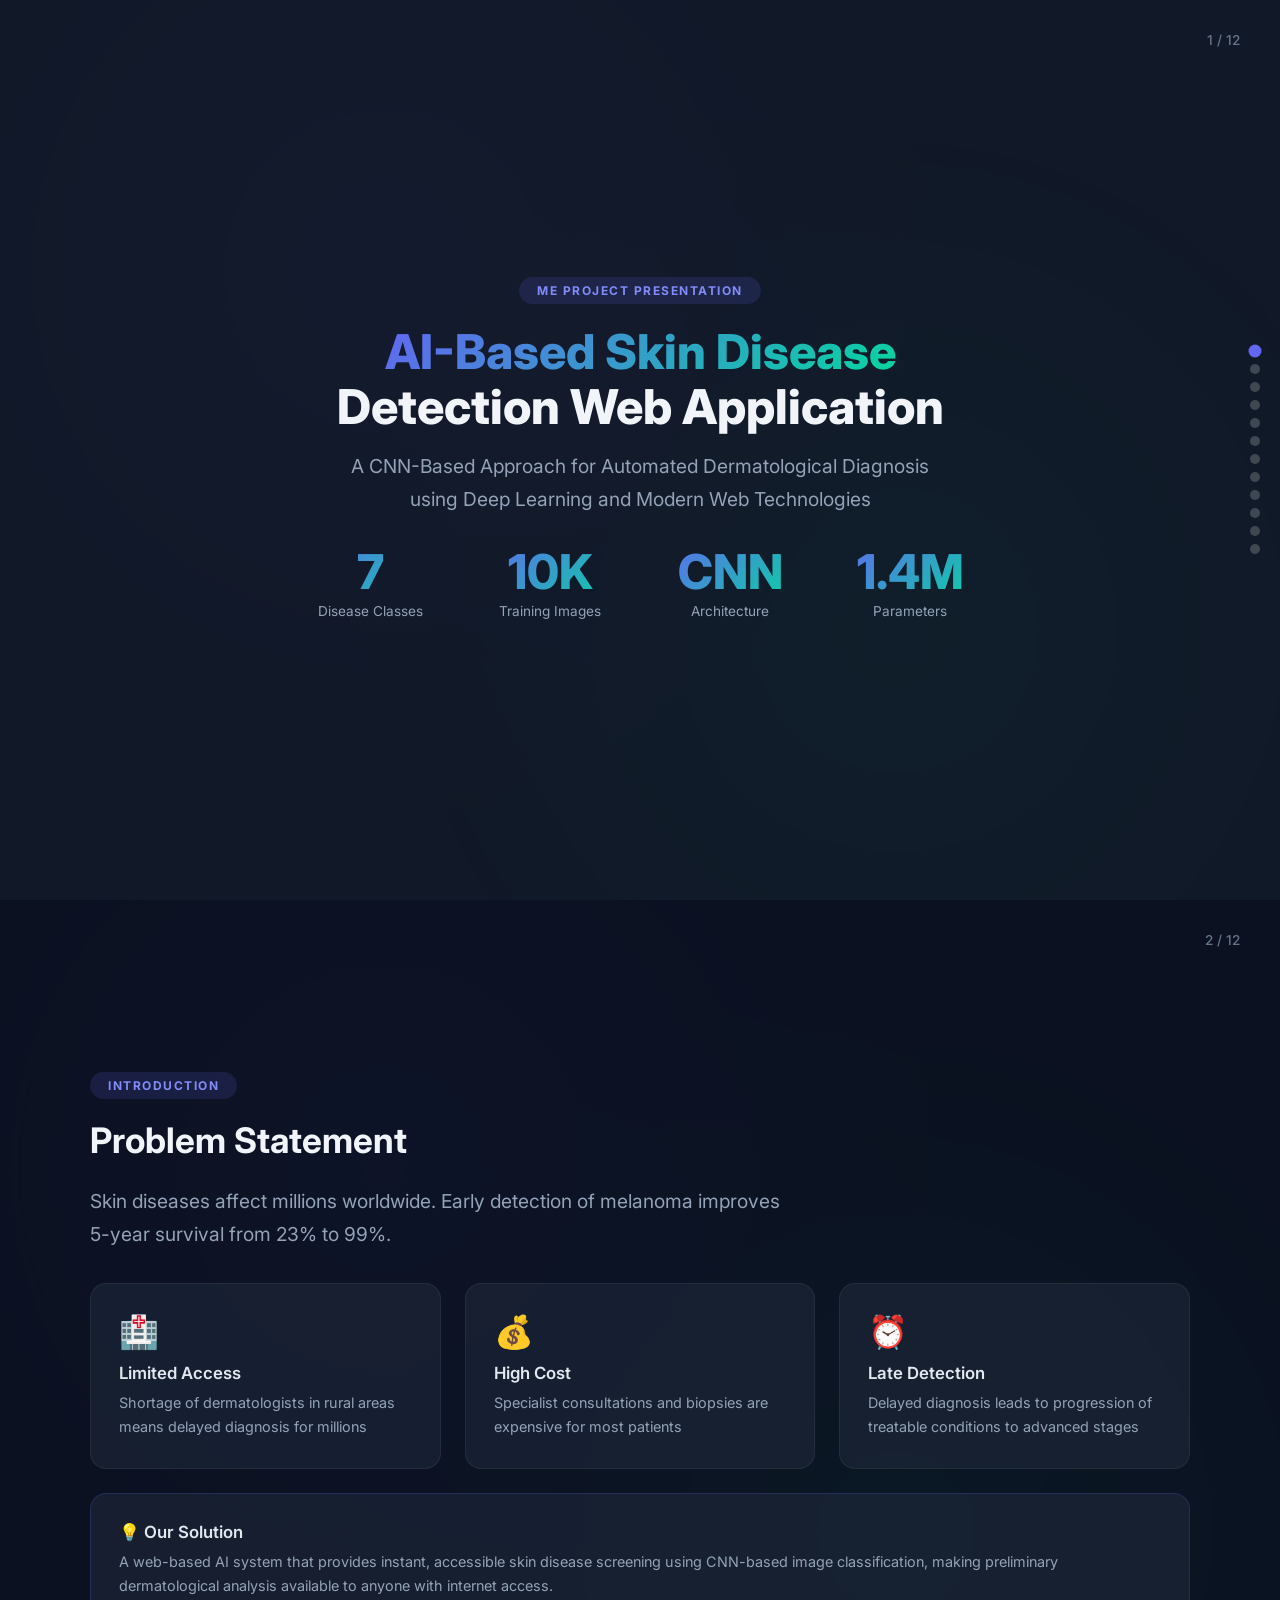
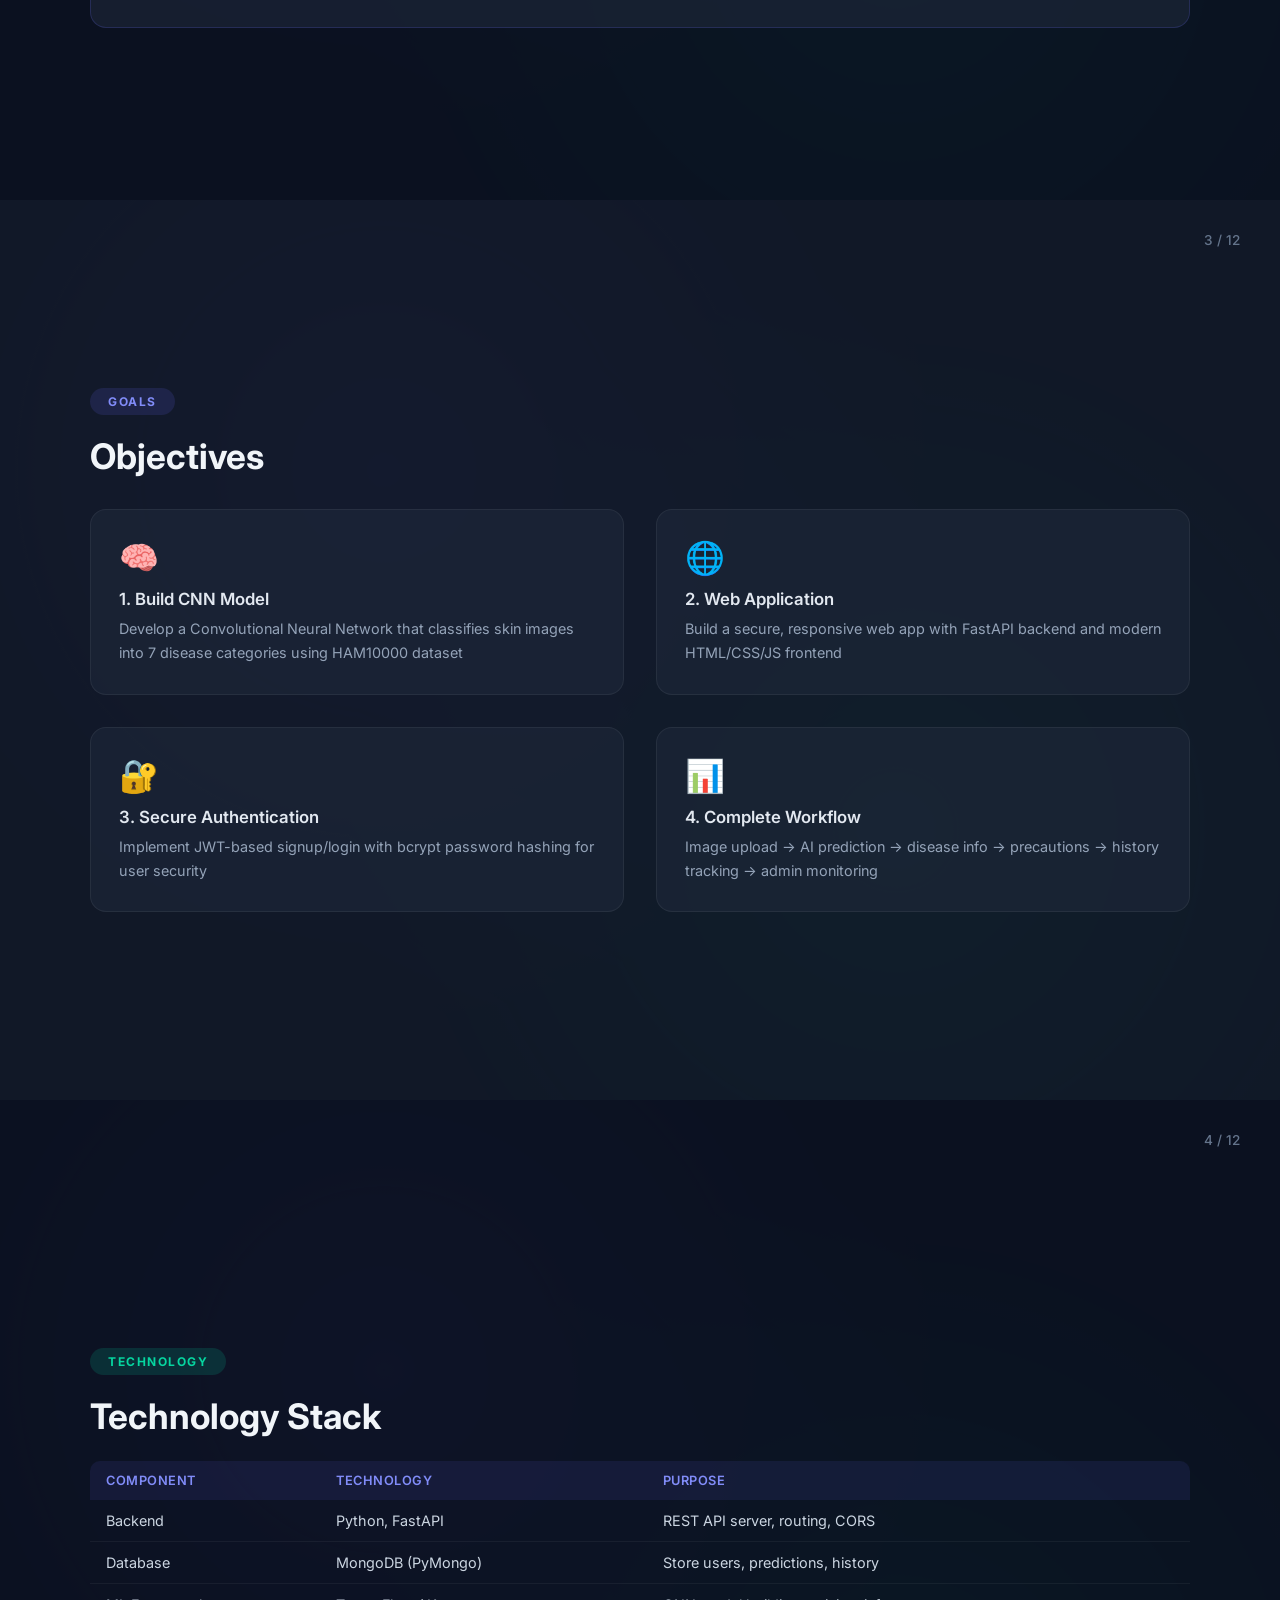
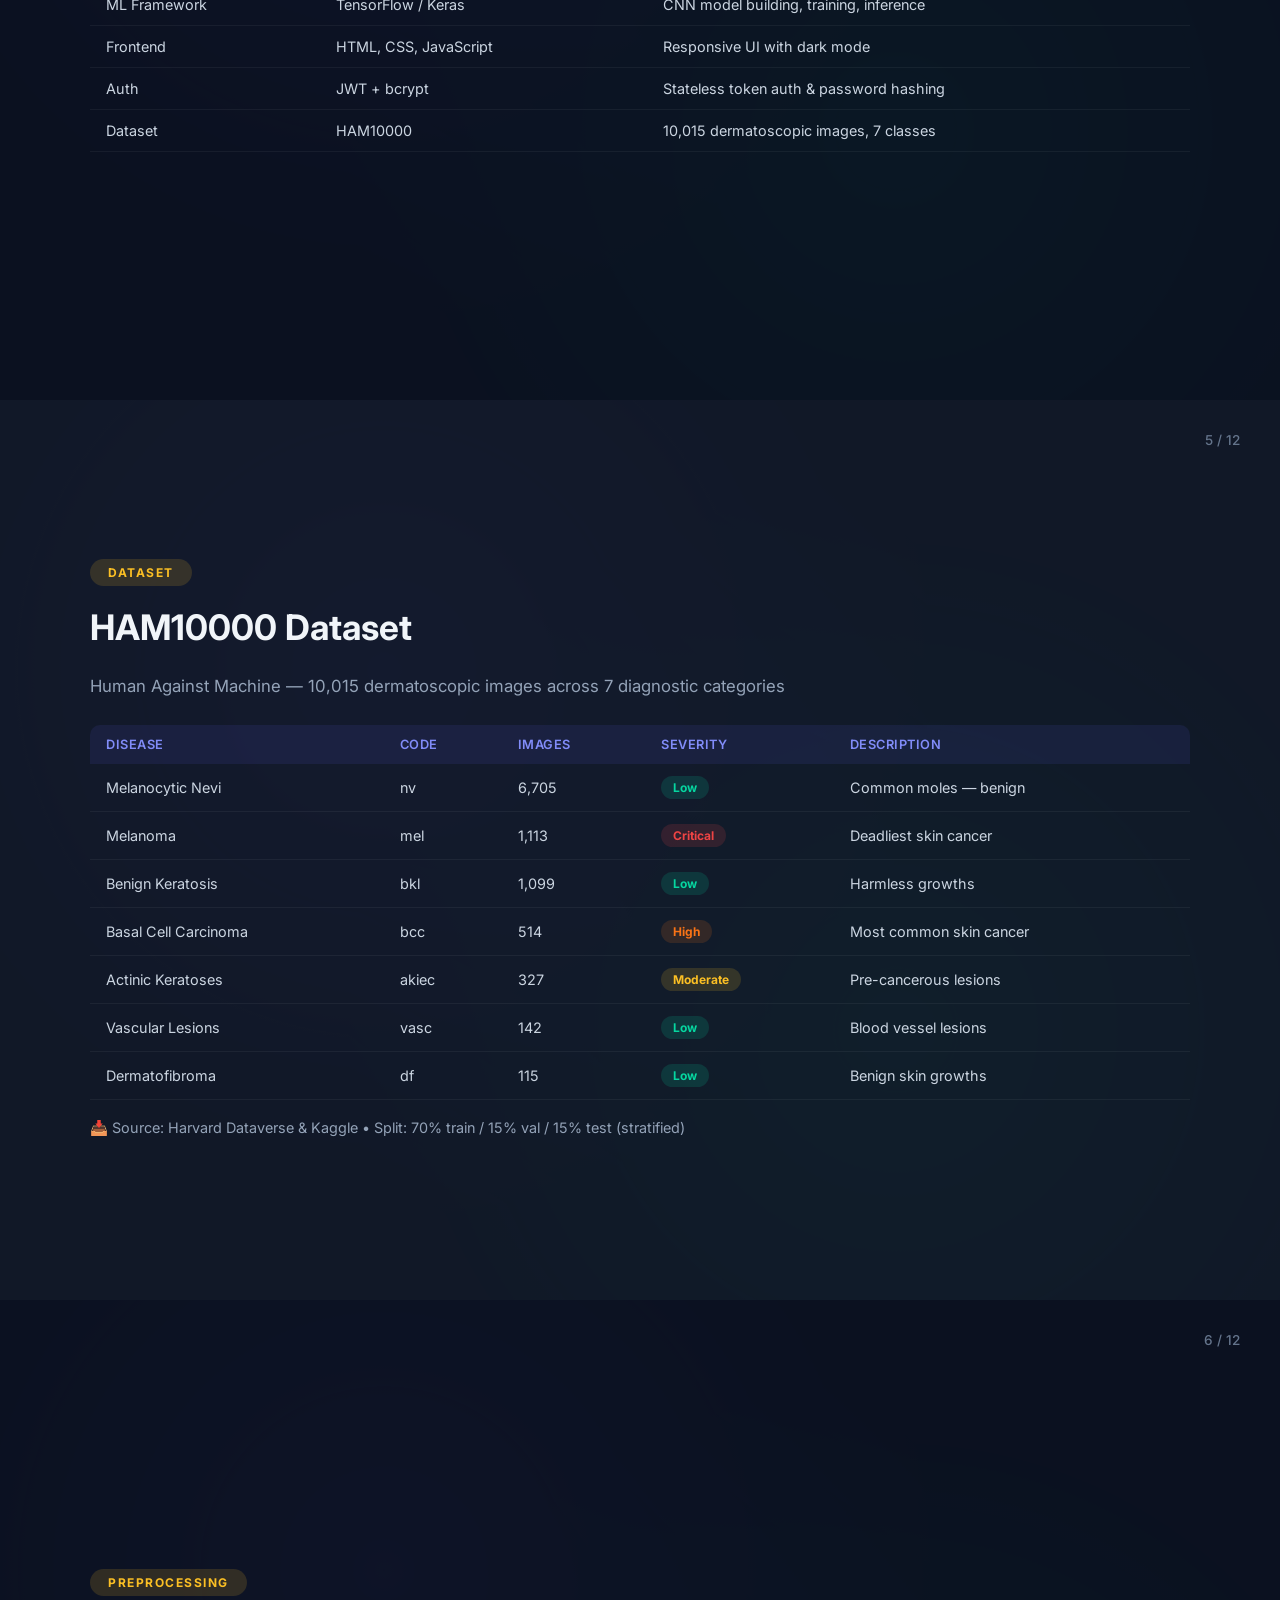
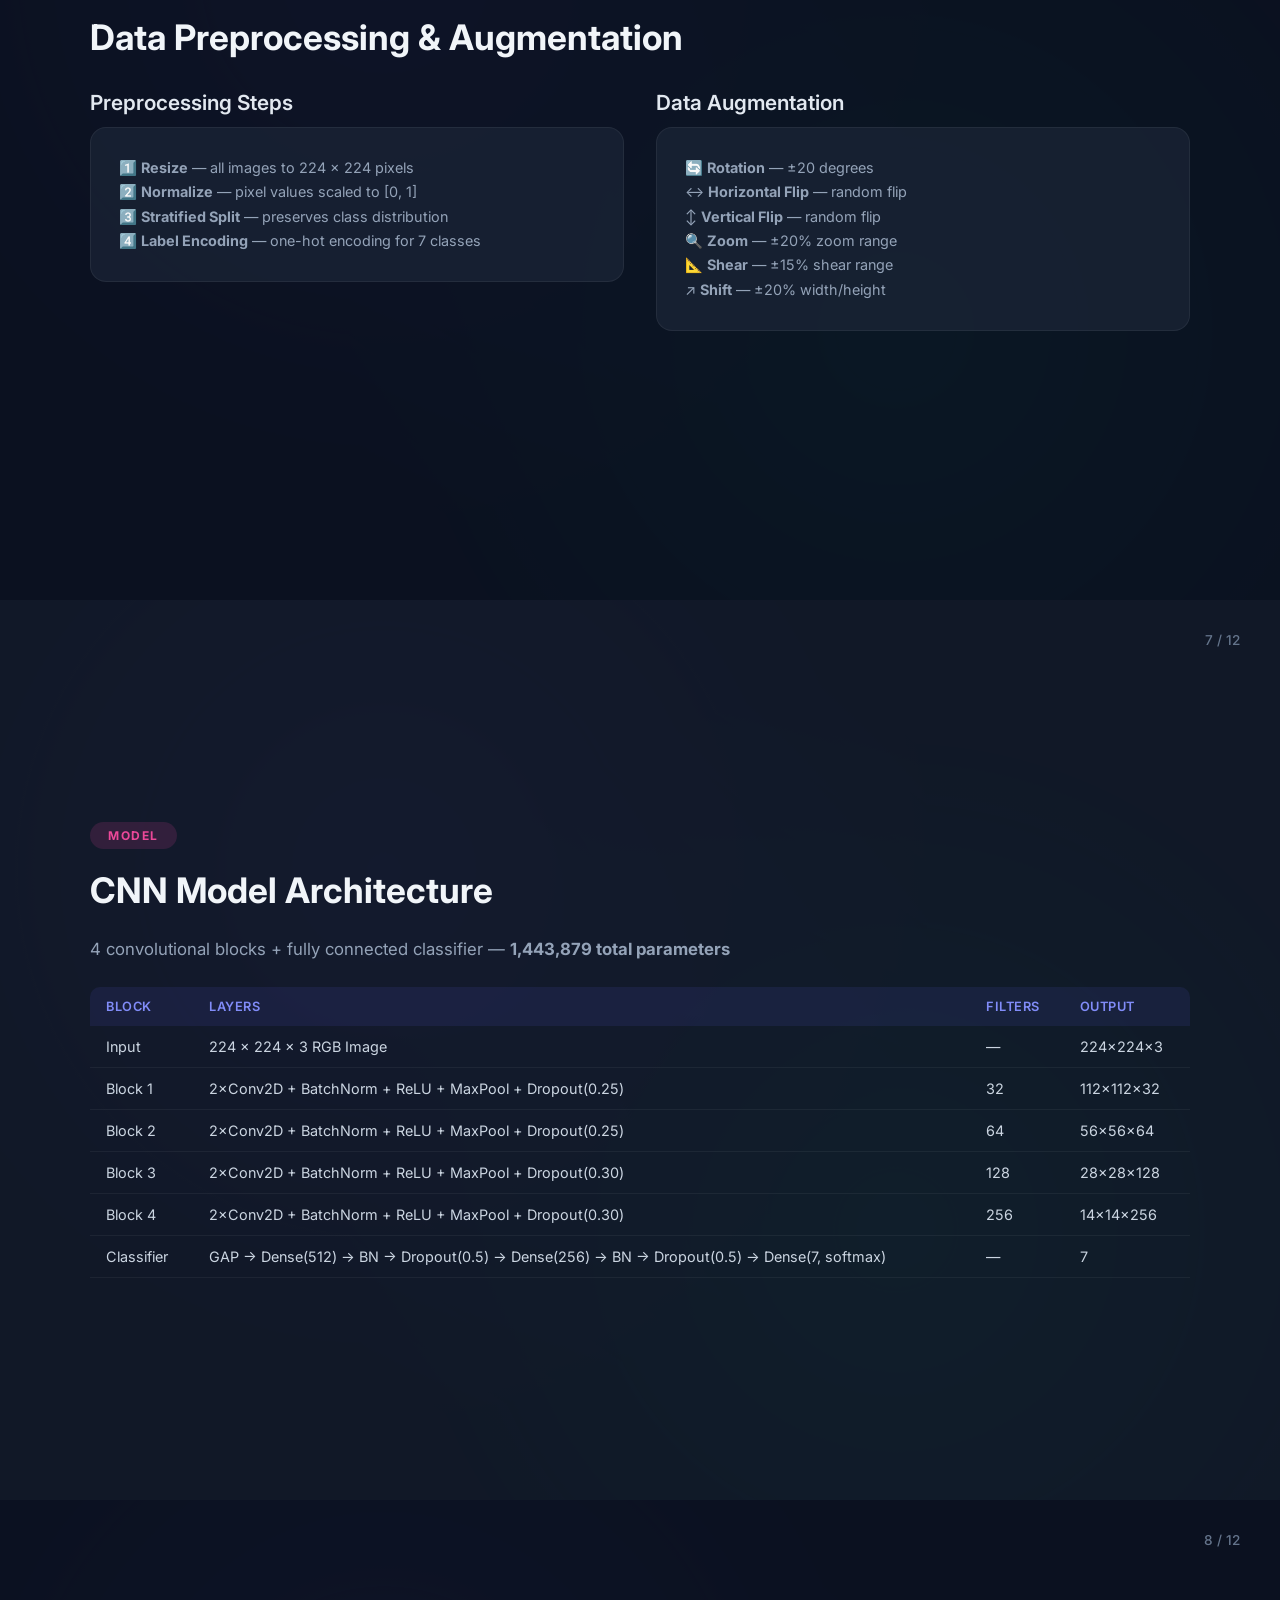
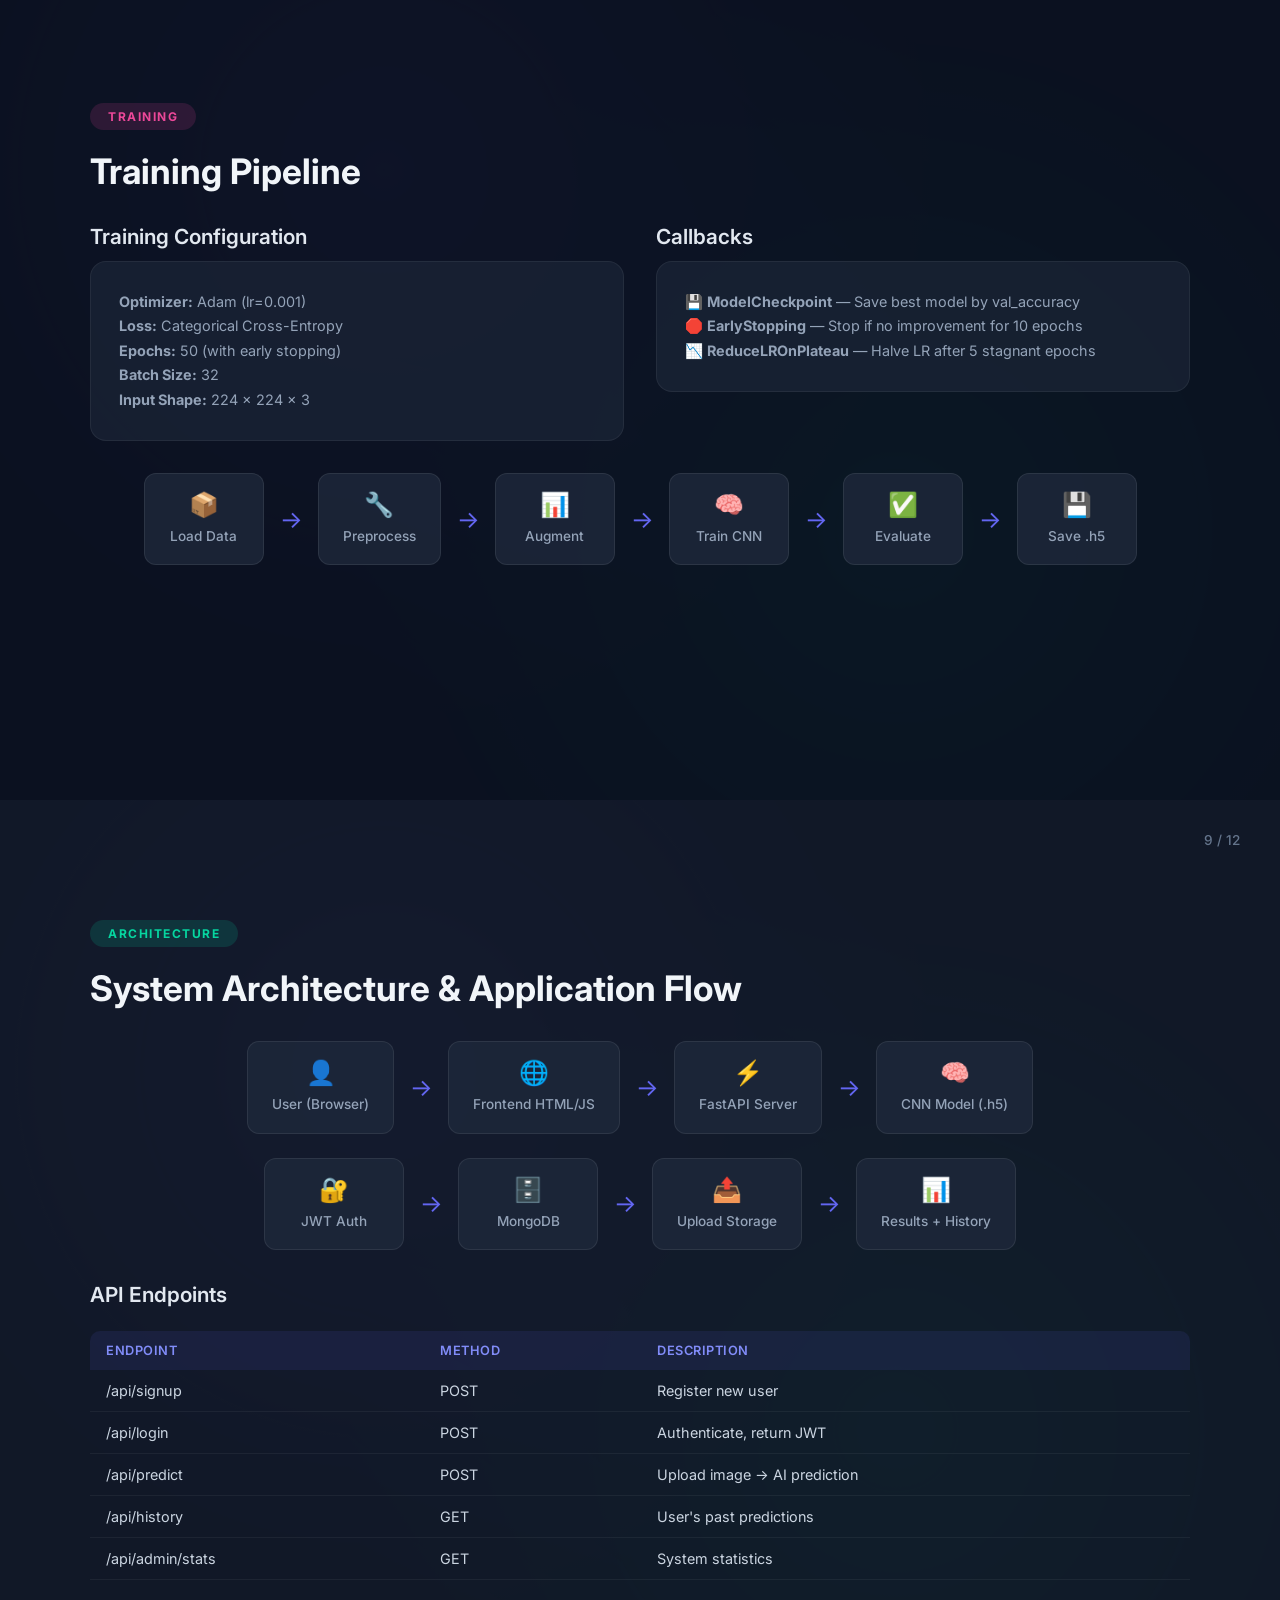
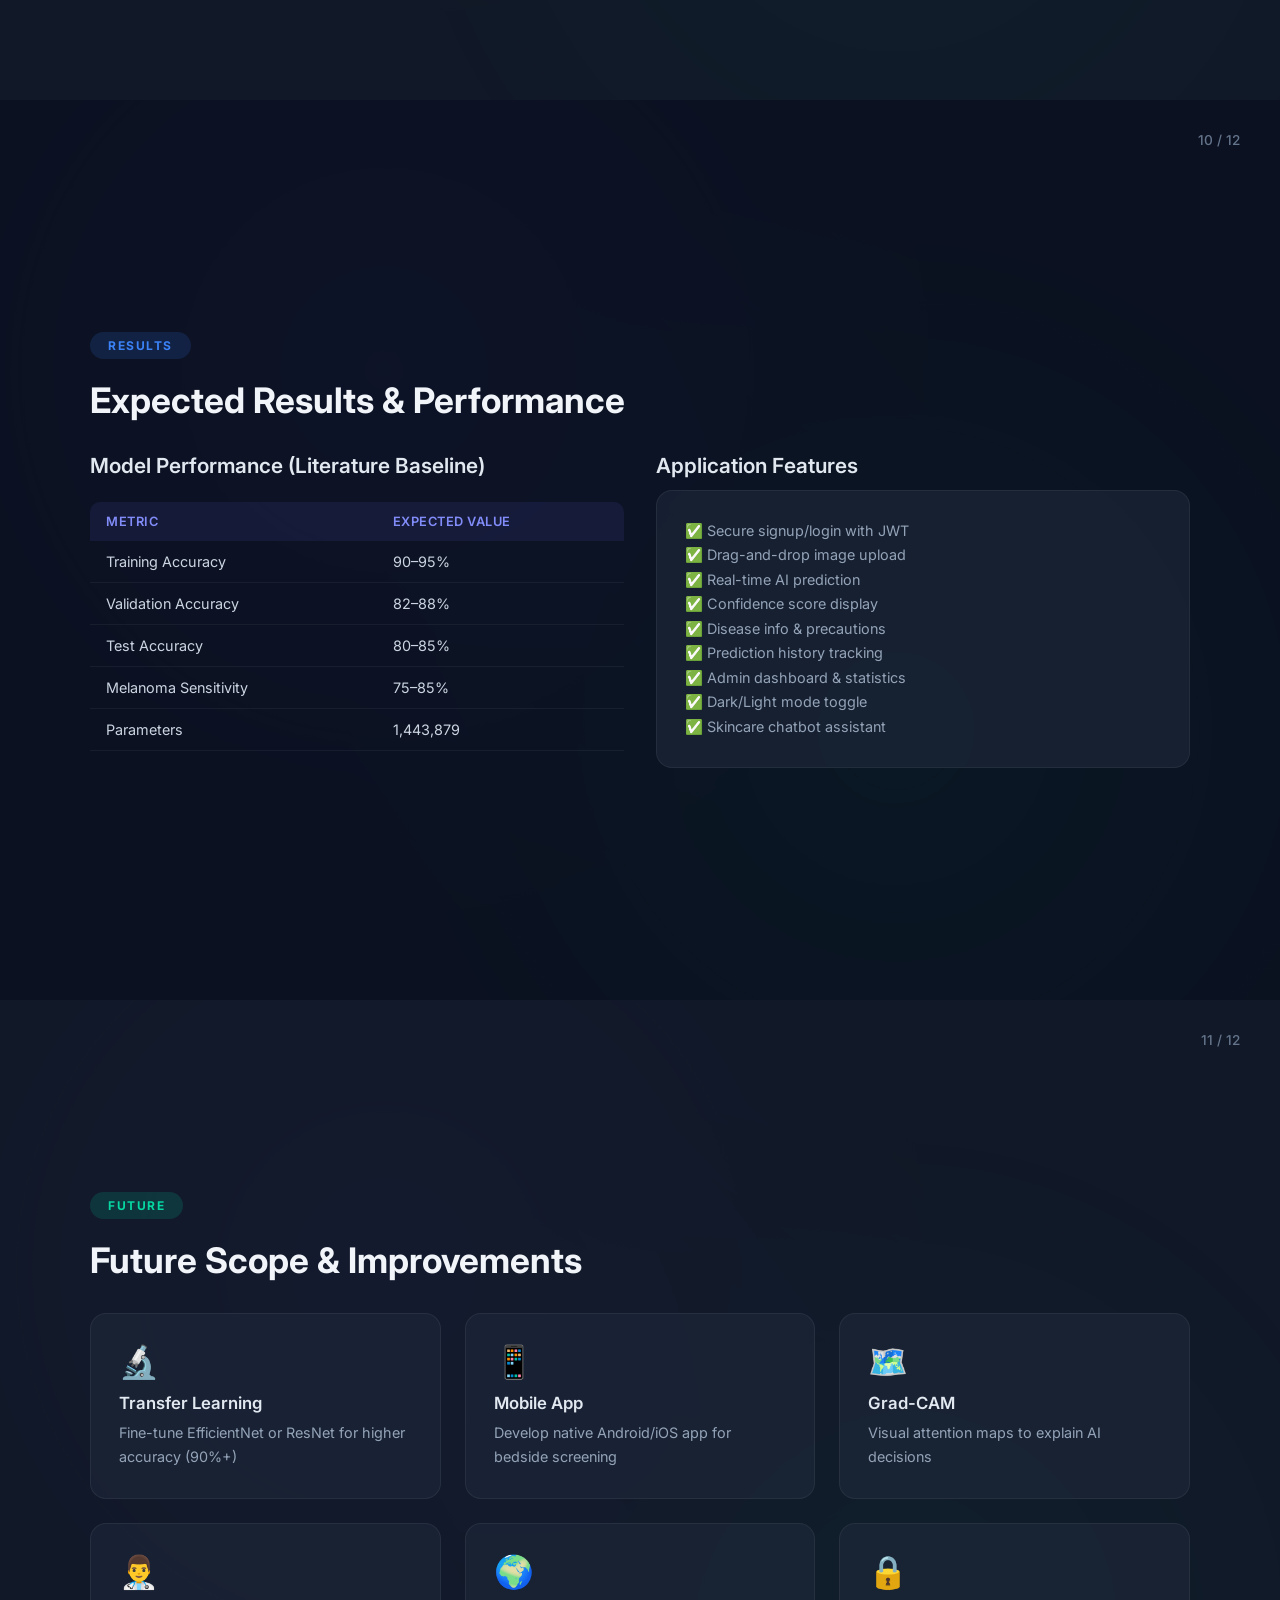
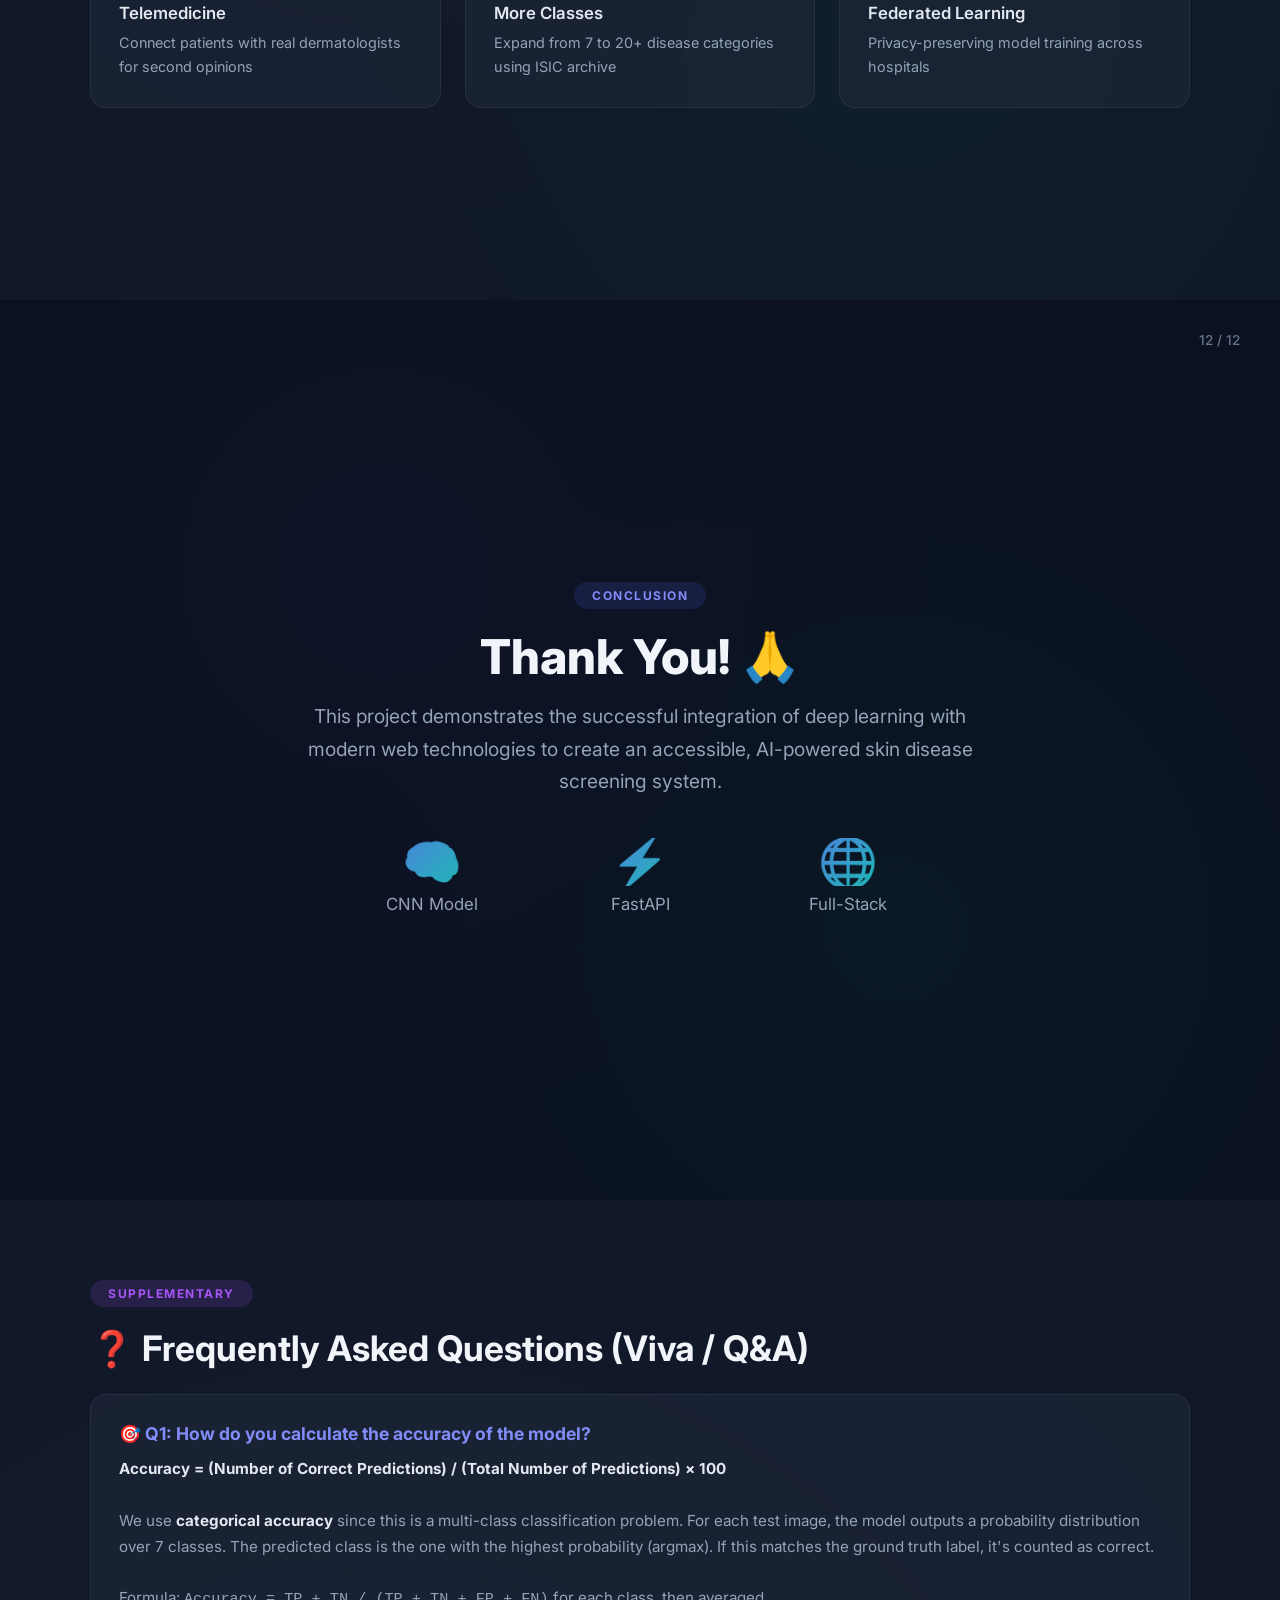
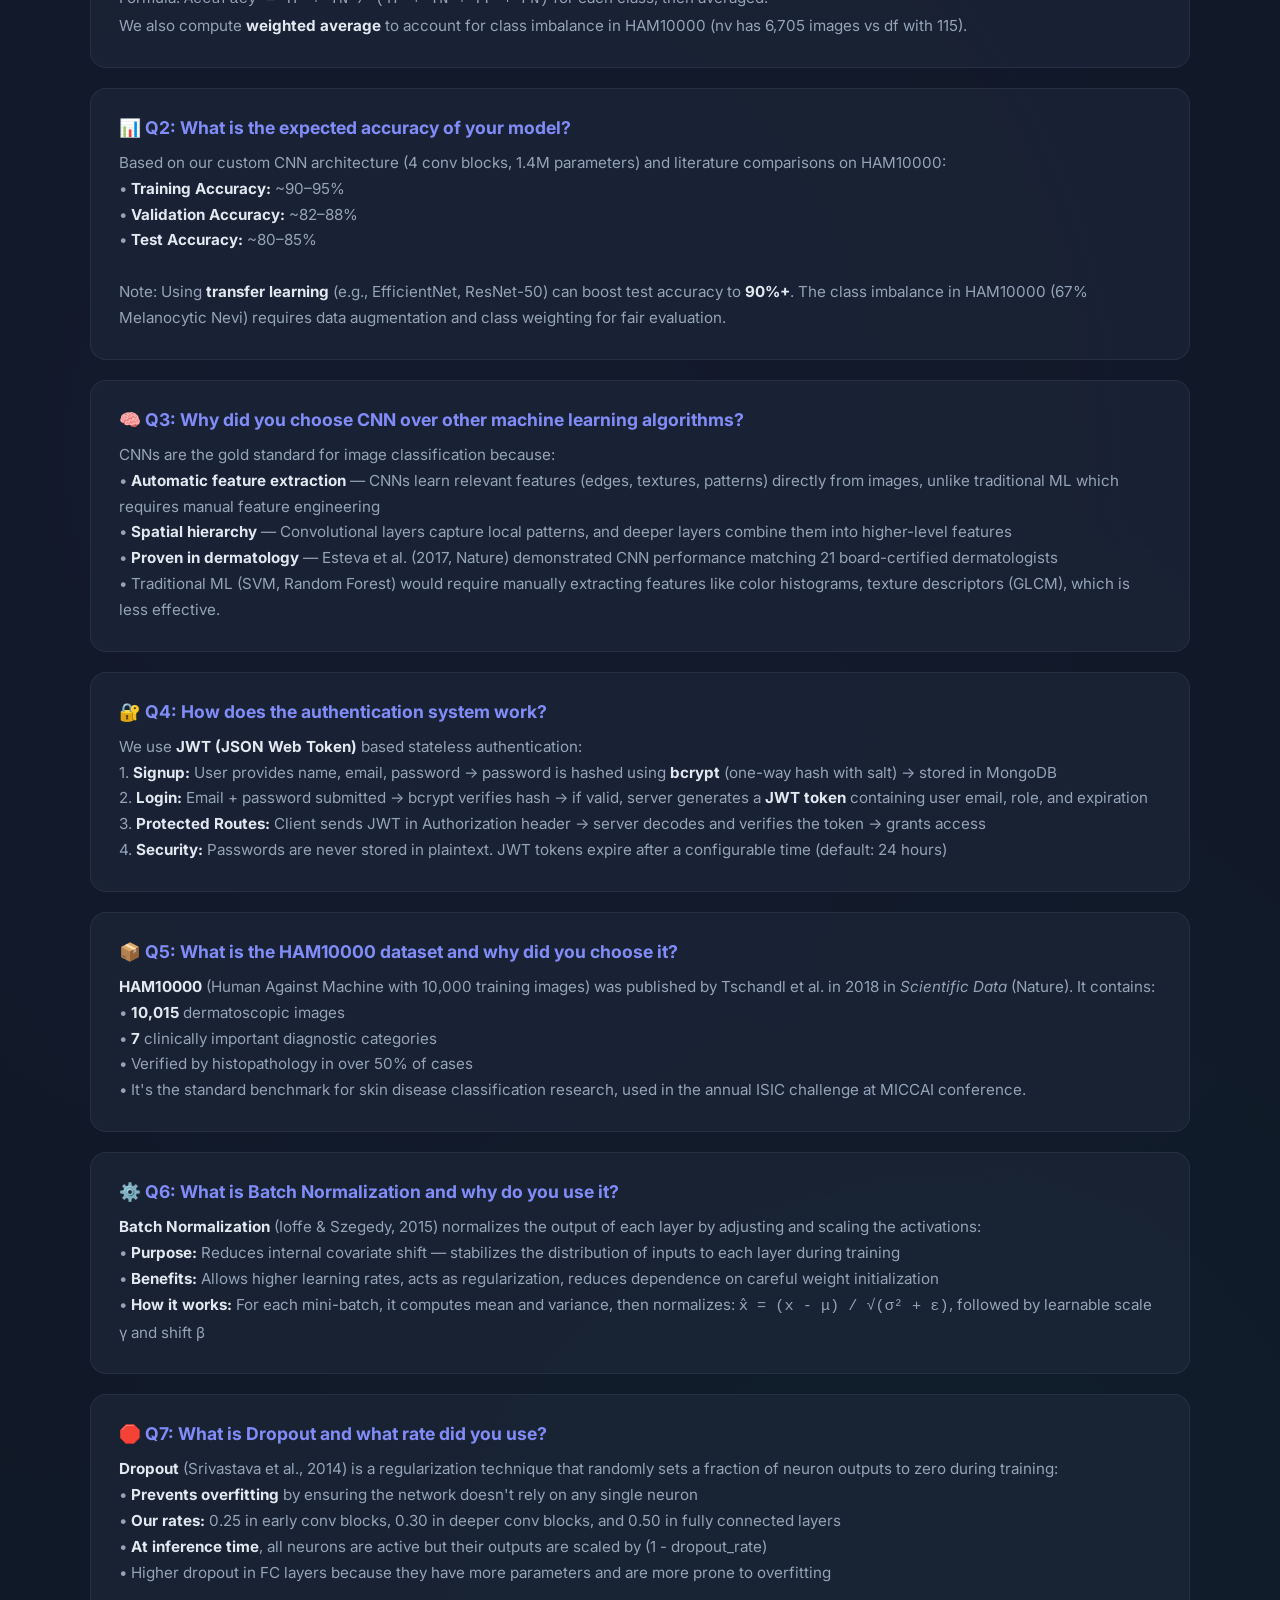
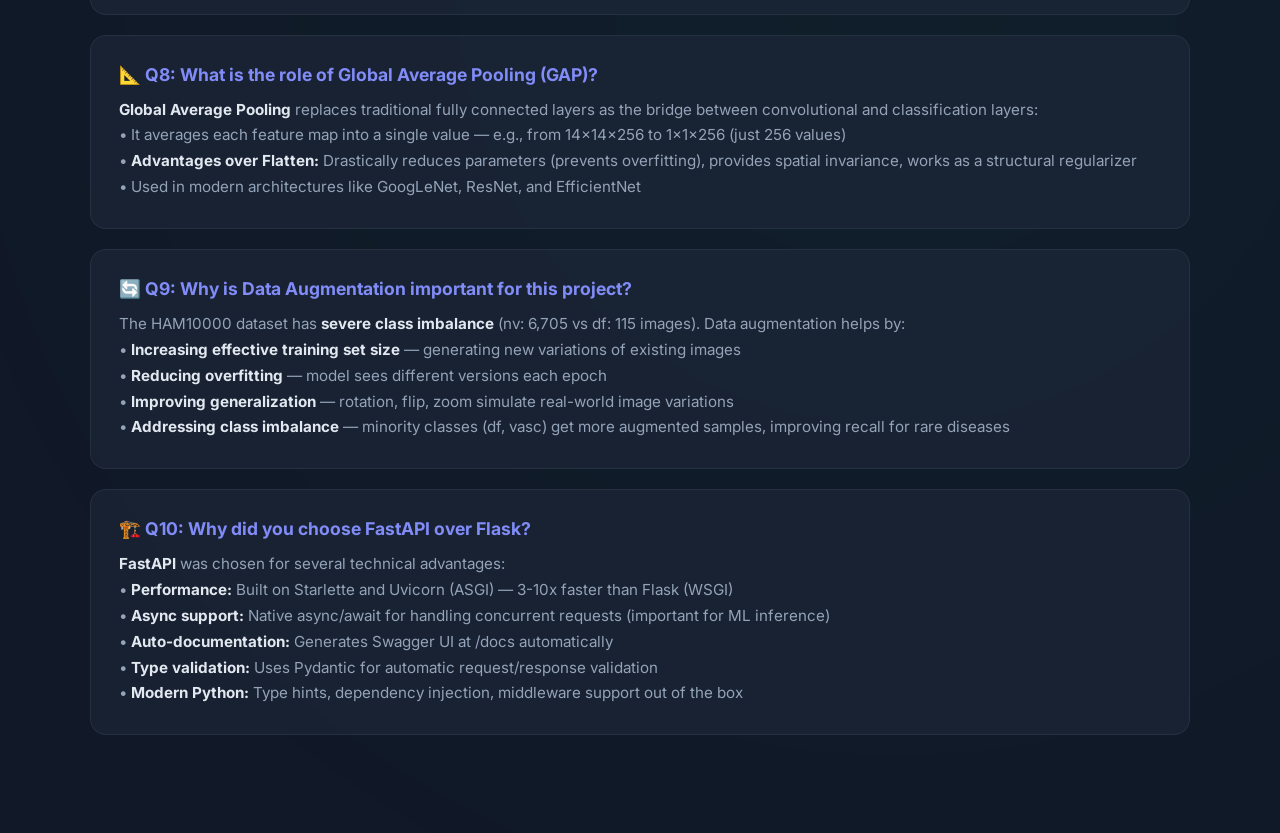
<file: docs/presentation.html>
<!DOCTYPE html>
<html lang="en">

<head>
    <meta charset="UTF-8">
    <meta name="viewport" content="width=device-width, initial-scale=1.0">
    <title>AI-Based Skin Disease Detection — Presentation</title>
    <style>
        @import url('https://fonts.googleapis.com/css2?family=Inter:wght@300;400;500;600;700;800&display=swap');

        * {
            margin: 0;
            padding: 0;
            box-sizing: border-box
        }

        html {
            scroll-behavior: smooth
        }

        body {
            font-family: 'Inter', sans-serif;
            background: #0b1120;
            color: #f1f5f9;
            overflow-x: hidden
        }

        /* Slide System */
        .slide {
            min-height: 100vh;
            display: flex;
            align-items: center;
            justify-content: center;
            padding: 60px 80px;
            position: relative;
            overflow: hidden
        }

        .slide::before {
            content: '';
            position: absolute;
            top: 0;
            left: 0;
            width: 100%;
            height: 100%;
            opacity: 0.03;
            background: radial-gradient(circle at 30% 30%, #6366f1, transparent 50%), radial-gradient(circle at 70% 70%, #06d6a0, transparent 50%)
        }

        .slide-content {
            max-width: 1100px;
            width: 100%;
            z-index: 1
        }

        .slide:nth-child(even) {
            background: #111827
        }

        /* Typography */
        .slide-number {
            position: absolute;
            top: 32px;
            right: 40px;
            font-size: 0.85rem;
            color: #64748b;
            font-weight: 500
        }

        .slide-tag {
            display: inline-block;
            padding: 6px 18px;
            border-radius: 20px;
            font-size: 0.75rem;
            font-weight: 700;
            text-transform: uppercase;
            letter-spacing: 1.5px;
            margin-bottom: 20px
        }

        .tag-intro {
            background: rgba(99, 102, 241, 0.15);
            color: #818cf8
        }

        .tag-tech {
            background: rgba(6, 214, 160, 0.15);
            color: #06d6a0
        }

        .tag-data {
            background: rgba(251, 191, 36, 0.15);
            color: #fbbf24
        }

        .tag-model {
            background: rgba(236, 72, 153, 0.15);
            color: #ec4899
        }

        .tag-result {
            background: rgba(59, 130, 246, 0.15);
            color: #3b82f6
        }

        .tag-qa {
            background: rgba(168, 85, 247, 0.15);
            color: #a855f7
        }

        h1 {
            font-size: 3rem;
            font-weight: 800;
            line-height: 1.15;
            margin-bottom: 16px
        }

        h1 .gradient {
            background: linear-gradient(135deg, #6366f1, #06d6a0);
            -webkit-background-clip: text;
            -webkit-text-fill-color: transparent;
            background-clip: text
        }

        h2 {
            font-size: 2.2rem;
            font-weight: 700;
            margin-bottom: 24px;
            color: #f1f5f9
        }

        h3 {
            font-size: 1.3rem;
            font-weight: 600;
            margin-bottom: 12px;
            color: #e2e8f0
        }

        p {
            color: #94a3b8;
            line-height: 1.7;
            font-size: 1.05rem
        }

        .lead {
            font-size: 1.2rem;
            color: #94a3b8;
            max-width: 700px
        }

        /* Grid */
        .grid-2 {
            display: grid;
            grid-template-columns: 1fr 1fr;
            gap: 32px;
            margin-top: 32px
        }

        .grid-3 {
            display: grid;
            grid-template-columns: 1fr 1fr 1fr;
            gap: 24px;
            margin-top: 32px
        }

        .grid-4 {
            display: grid;
            grid-template-columns: repeat(4, 1fr);
            gap: 20px;
            margin-top: 24px
        }

        /* Cards */
        .pcard {
            background: rgba(30, 41, 59, 0.6);
            border: 1px solid rgba(255, 255, 255, 0.06);
            border-radius: 16px;
            padding: 28px;
            transition: transform 0.3s
        }

        .pcard:hover {
            transform: translateY(-4px)
        }

        .pcard-icon {
            font-size: 2rem;
            margin-bottom: 12px
        }

        .pcard h4 {
            font-size: 1.05rem;
            font-weight: 600;
            margin-bottom: 8px;
            color: #e2e8f0
        }

        .pcard p {
            font-size: 0.9rem;
            color: #94a3b8
        }

        /* Table */
        .ptable {
            width: 100%;
            border-collapse: separate;
            border-spacing: 0;
            margin-top: 24px;
            font-size: 0.9rem
        }

        .ptable th {
            background: rgba(99, 102, 241, 0.1);
            color: #818cf8;
            padding: 12px 16px;
            text-align: left;
            font-weight: 600;
            text-transform: uppercase;
            font-size: 0.8rem;
            letter-spacing: 0.5px
        }

        .ptable th:first-child {
            border-radius: 10px 0 0 0
        }

        .ptable th:last-child {
            border-radius: 0 10px 0 0
        }

        .ptable td {
            padding: 12px 16px;
            border-bottom: 1px solid rgba(255, 255, 255, 0.05);
            color: #cbd5e1
        }

        .ptable tr:hover td {
            background: rgba(99, 102, 241, 0.05)
        }

        /* Code */
        .code-block {
            background: #1e293b;
            border: 1px solid #334155;
            border-radius: 12px;
            padding: 20px;
            font-family: 'JetBrains Mono', monospace;
            font-size: 0.85rem;
            color: #e2e8f0;
            overflow-x: auto;
            margin: 16px 0;
            line-height: 1.6
        }

        .code-block .kw {
            color: #818cf8
        }

        .code-block .fn {
            color: #06d6a0
        }

        .code-block .str {
            color: #fbbf24
        }

        .code-block .cm {
            color: #64748b
        }

        /* Q&A Section */
        .qa-item {
            background: rgba(30, 41, 59, 0.6);
            border: 1px solid rgba(255, 255, 255, 0.06);
            border-radius: 16px;
            padding: 28px;
            margin-bottom: 20px
        }

        .qa-item .question {
            font-size: 1.1rem;
            font-weight: 700;
            color: #818cf8;
            margin-bottom: 12px;
            display: flex;
            align-items: center;
            gap: 10px
        }

        .qa-item .answer {
            color: #94a3b8;
            line-height: 1.7;
            font-size: 0.95rem
        }

        .qa-item .answer strong {
            color: #e2e8f0
        }

        /* Flow arrow */
        .flow {
            display: flex;
            align-items: center;
            justify-content: center;
            gap: 16px;
            margin: 32px 0;
            flex-wrap: wrap
        }

        .flow-step {
            background: rgba(30, 41, 59, 0.8);
            border: 1px solid rgba(255, 255, 255, 0.08);
            border-radius: 12px;
            padding: 16px 24px;
            text-align: center;
            min-width: 120px
        }

        .flow-step .flow-icon {
            font-size: 1.5rem;
            margin-bottom: 6px
        }

        .flow-step p {
            font-size: 0.85rem;
            color: #94a3b8;
            font-weight: 500
        }

        .flow-arrow {
            color: #6366f1;
            font-size: 1.5rem
        }

        /* Severity badges */
        .sev {
            display: inline-block;
            padding: 4px 12px;
            border-radius: 20px;
            font-size: 0.75rem;
            font-weight: 700
        }

        .sev-c {
            background: rgba(239, 68, 68, 0.15);
            color: #ef4444
        }

        .sev-h {
            background: rgba(249, 115, 22, 0.15);
            color: #f97316
        }

        .sev-m {
            background: rgba(251, 191, 36, 0.15);
            color: #fbbf24
        }

        .sev-l {
            background: rgba(6, 214, 160, 0.15);
            color: #06d6a0
        }

        /* Stat highlight */
        .stat-big {
            font-size: 3rem;
            font-weight: 800;
            background: linear-gradient(135deg, #6366f1, #06d6a0);
            -webkit-background-clip: text;
            -webkit-text-fill-color: transparent;
            background-clip: text;
            line-height: 1;
            margin-bottom: 4px
        }

        /* Nav dots */
        .slide-nav {
            position: fixed;
            right: 20px;
            top: 50%;
            transform: translateY(-50%);
            display: flex;
            flex-direction: column;
            gap: 8px;
            z-index: 100
        }

        .slide-nav a {
            width: 10px;
            height: 10px;
            border-radius: 50%;
            background: rgba(255, 255, 255, 0.2);
            display: block;
            transition: all 0.3s
        }

        .slide-nav a:hover,
        .slide-nav a.active {
            background: #6366f1;
            transform: scale(1.3)
        }

        /* Architecture SVG */
        .arch-svg {
            margin: 24px auto;
            display: block;
            max-width: 100%
        }

        @media(max-width:768px) {
            .slide {
                padding: 40px 24px
            }

            h1 {
                font-size: 2rem
            }

            h2 {
                font-size: 1.6rem
            }

            .grid-2,
            .grid-3,
            .grid-4 {
                grid-template-columns: 1fr
            }

            .flow {
                flex-direction: column
            }

            .flow-arrow {
                transform: rotate(90deg)
            }
        }
        @media print {
            @page {
                size: A4 landscape;
                margin: 0;
            }

            * {
                -webkit-print-color-adjust: exact !important;
                print-color-adjust: exact !important;
            }

            html,
            body {
                background: white !important;
                color: #0f172a !important;
                font-size: 15px !important;
                margin: 0 !important;
                padding: 0 !important;
            }

            /* ── Each slide = exactly one page ── */
            .slide {
                width: 100% !important;
                height: 100vh !important;
                min-height: unset !important;
                max-height: 100vh !important;
                overflow: hidden !important;
                page-break-before: always !important;
                page-break-after: always !important;
                break-before: page !important;
                break-after: page !important;
                padding: 32px 56px !important;
                background: white !important;
                display: flex !important;
                flex-direction: column !important;
                align-items: flex-start !important;
                justify-content: center !important;
                box-sizing: border-box !important;
            }

            /* First slide should NOT force a blank first page */
            .slide:first-of-type {
                page-break-before: auto !important;
                break-before: auto !important;
            }

            .slide:nth-child(even) {
                background: #f8fafc !important;
            }

            /* ── QA slide: allow natural page breaks between items ── */
            #qa {
                height: auto !important;
                max-height: none !important;
                overflow: visible !important;
                page-break-after: auto !important;
                break-after: auto !important;
                display: block !important;
                padding: 32px 56px !important;
            }

            .qa-item {
                page-break-inside: avoid !important;
                break-inside: avoid !important;
                margin-bottom: 14px !important;
            }

            /* ── Hide interactive elements ── */
            .slide::before {
                display: none !important;
            }

            .slide-nav {
                display: none !important;
            }

            /* ── Headings ── */
            h1 {
                font-size: 2.2rem !important;
                margin-bottom: 10px !important;
                color: #0f172a !important;
            }

            h2 {
                font-size: 1.6rem !important;
                margin-bottom: 14px !important;
                color: #0f172a !important;
            }

            h3 {
                font-size: 1.1rem !important;
                margin-bottom: 8px !important;
                color: #0f172a !important;
            }

            h4, .slide-number, .flow-step p {
                color: #0f172a !important;
            }

            h1 .gradient {
                background: none !important;
                -webkit-text-fill-color: #4f46e5 !important;
                color: #4f46e5 !important;
            }

            /* ── Text ── */
            p, .lead, td, .qa-item .answer {
                color: #334155 !important;
                font-size: 0.88rem !important;
            }

            .lead {
                font-size: 1rem !important;
                margin-bottom: 10px !important;
            }

            /* ── Cards & containers: never split ── */
            .pcard,
            .qa-item,
            .code-block,
            .flow-step,
            .flow,
            .ptable,
            .grid-2,
            .grid-3,
            .grid-4 {
                page-break-inside: avoid !important;
                break-inside: avoid !important;
            }

            .pcard {
                background: white !important;
                border: 1.5px solid #e2e8f0 !important;
                color: #0f172a !important;
                box-shadow: none !important;
                padding: 16px 20px !important;
                margin-bottom: 8px !important;
            }

            /* ── Grids: reduce gap for print ── */
            .grid-2 {
                gap: 16px !important;
                margin-top: 14px !important;
            }

            .grid-3 {
                gap: 12px !important;
                margin-top: 14px !important;
            }

            .grid-4 {
                gap: 10px !important;
                margin-top: 10px !important;
            }

            /* ── Tables: keep together ── */
            .ptable {
                margin-top: 12px !important;
                font-size: 0.82rem !important;
            }

            .ptable th {
                background: #f1f5f9 !important;
                color: #0f172a !important;
                border-bottom: 2px solid #cbd5e1 !important;
                padding: 8px 12px !important;
            }

            .ptable td {
                border-bottom: 1px solid #e2e8f0 !important;
                padding: 8px 12px !important;
            }

            /* Table header row never orphaned */
            .ptable thead {
                display: table-header-group !important;
            }

            .ptable tr {
                page-break-inside: avoid !important;
                break-inside: avoid !important;
            }

            /* ── Flow diagrams ── */
            .flow {
                margin: 14px 0 !important;
                gap: 10px !important;
            }

            .flow-step {
                background: white !important;
                border: 1.5px solid #e2e8f0 !important;
                color: #0f172a !important;
                box-shadow: none !important;
                padding: 10px 16px !important;
                min-width: 90px !important;
            }

            .flow-step .flow-icon {
                font-size: 1.2rem !important;
                margin-bottom: 3px !important;
            }

            /* ── Code blocks ── */
            .code-block {
                color: #0f172a !important;
                border-color: #cbd5e1 !important;
                background: #f8fafc !important;
                padding: 12px 16px !important;
                font-size: 0.78rem !important;
            }

            /* ── Q&A ── */
            .qa-item {
                background: white !important;
                border: 1.5px solid #e2e8f0 !important;
                padding: 16px 20px !important;
            }

            .qa-item .question {
                color: #4f46e5 !important;
                font-size: 1rem !important;
            }

            .qa-item .answer strong {
                color: #0f172a !important;
            }
            /* ── Tags ── */
            .slide-tag {
                font-size: 0.68rem !important;
                padding: 4px 12px !important;
                margin-bottom: 10px !important;
            }

            .tag-intro { background: #e0e7ff !important; color: #4338ca !important; border: 1px solid #c7d2fe !important; }
            .tag-tech  { background: #d1fae5 !important; color: #059669 !important; border: 1px solid #a7f3d0 !important; }
            .tag-data  { background: #fef3c7 !important; color: #b45309 !important; border: 1px solid #fde68a !important; }
            .tag-model { background: #fce7f3 !important; color: #be185d !important; border: 1px solid #fbcfe8 !important; }
            .tag-result{ background: #dbeafe !important; color: #1d4ed8 !important; border: 1px solid #bfdbfe !important; }
            .tag-qa    { background: #f3e8ff !important; color: #7e22ce !important; border: 1px solid #e9d5ff !important; }

            /* ── Severity badges ── */
            .sev-c { background: #fee2e2 !important; color: #b91c1c !important; }
            .sev-h { background: #ffedd5 !important; color: #c2410c !important; }
            .sev-m { background: #fef3c7 !important; color: #b45309 !important; }
            .sev-l { background: #d1fae5 !important; color: #059669 !important; }

            /* ── Big stats ── */
            .stat-big {
                font-size: 2rem !important;
                color: #4f46e5 !important;
                -webkit-text-fill-color: #4f46e5 !important;
                background: none !important;
            }

            /* ── Slide content width ── */
            .slide-content {
                max-width: 100% !important;
                width: 100% !important;
            }
        }
    </style>

</head>

<body>

    <!-- Nav Dots -->
    <nav class="slide-nav">
        <a href="#s1"></a><a href="#s2"></a><a href="#s3"></a><a href="#s4"></a>
        <a href="#s5"></a><a href="#s6"></a><a href="#s7"></a><a href="#s8"></a>
        <a href="#s9"></a><a href="#s10"></a><a href="#s11"></a><a href="#s12"></a>
    </nav>

    <!-- ==================== SLIDE 1: Title ==================== -->
    <section class="slide" id="s1">
        <div class="slide-content" style="text-align:center">
            <span class="slide-tag tag-intro">ME Project Presentation</span>
            <h1><span class="gradient">AI-Based Skin Disease</span><br>Detection Web Application</h1>
            <p class="lead" style="margin:0 auto 32px">A CNN-Based Approach for Automated Dermatological
                Diagnosis<br>using Deep Learning and Modern Web Technologies</p>
            <div class="grid-4" style="max-width:700px;margin:32px auto 0">
                <div>
                    <div class="stat-big">7</div>
                    <p style="font-size:0.85rem">Disease Classes</p>
                </div>
                <div>
                    <div class="stat-big">10K</div>
                    <p style="font-size:0.85rem">Training Images</p>
                </div>
                <div>
                    <div class="stat-big">CNN</div>
                    <p style="font-size:0.85rem">Architecture</p>
                </div>
                <div>
                    <div class="stat-big">1.4M</div>
                    <p style="font-size:0.85rem">Parameters</p>
                </div>
            </div>
        </div>
        <span class="slide-number">1 / 12</span>
    </section>

    <!-- ==================== SLIDE 2: Problem ==================== -->
    <section class="slide" id="s2">
        <div class="slide-content">
            <span class="slide-tag tag-intro">Introduction</span>
            <h2>Problem Statement</h2>
            <p class="lead">Skin diseases affect millions worldwide. Early detection of melanoma improves 5-year
                survival from 23% to 99%.</p>
            <div class="grid-3">
                <div class="pcard">
                    <div class="pcard-icon">🏥</div>
                    <h4>Limited Access</h4>
                    <p>Shortage of dermatologists in rural areas means delayed diagnosis for millions</p>
                </div>
                <div class="pcard">
                    <div class="pcard-icon">💰</div>
                    <h4>High Cost</h4>
                    <p>Specialist consultations and biopsies are expensive for most patients</p>
                </div>
                <div class="pcard">
                    <div class="pcard-icon">⏰</div>
                    <h4>Late Detection</h4>
                    <p>Delayed diagnosis leads to progression of treatable conditions to advanced stages</p>
                </div>
            </div>
            <div class="pcard" style="margin-top:24px;border-color:rgba(99,102,241,0.2)">
                <h4>💡 Our Solution</h4>
                <p>A web-based AI system that provides instant, accessible skin disease screening using CNN-based image
                    classification, making preliminary dermatological analysis available to anyone with internet access.
                </p>
            </div>
        </div>
        <span class="slide-number">2 / 12</span>
    </section>

    <!-- ==================== SLIDE 3: Objectives ==================== -->
    <section class="slide" id="s3">
        <div class="slide-content">
            <span class="slide-tag tag-intro">Goals</span>
            <h2>Objectives</h2>
            <div class="grid-2">
                <div class="pcard">
                    <div class="pcard-icon">🧠</div>
                    <h4>1. Build CNN Model</h4>
                    <p>Develop a Convolutional Neural Network that classifies skin images into 7 disease categories
                        using HAM10000 dataset</p>
                </div>
                <div class="pcard">
                    <div class="pcard-icon">🌐</div>
                    <h4>2. Web Application</h4>
                    <p>Build a secure, responsive web app with FastAPI backend and modern HTML/CSS/JS frontend</p>
                </div>
                <div class="pcard">
                    <div class="pcard-icon">🔐</div>
                    <h4>3. Secure Authentication</h4>
                    <p>Implement JWT-based signup/login with bcrypt password hashing for user security</p>
                </div>
                <div class="pcard">
                    <div class="pcard-icon">📊</div>
                    <h4>4. Complete Workflow</h4>
                    <p>Image upload → AI prediction → disease info → precautions → history tracking → admin monitoring
                    </p>
                </div>
            </div>
        </div>
        <span class="slide-number">3 / 12</span>
    </section>

    <!-- ==================== SLIDE 4: Tech Stack ==================== -->
    <section class="slide" id="s4">
        <div class="slide-content">
            <span class="slide-tag tag-tech">Technology</span>
            <h2>Technology Stack</h2>
            <table class="ptable">
                <thead>
                    <tr>
                        <th>Component</th>
                        <th>Technology</th>
                        <th>Purpose</th>
                    </tr>
                </thead>
                <tbody>
                    <tr>
                        <td>Backend</td>
                        <td>Python, FastAPI</td>
                        <td>REST API server, routing, CORS</td>
                    </tr>
                    <tr>
                        <td>Database</td>
                        <td>MongoDB (PyMongo)</td>
                        <td>Store users, predictions, history</td>
                    </tr>
                    <tr>
                        <td>ML Framework</td>
                        <td>TensorFlow / Keras</td>
                        <td>CNN model building, training, inference</td>
                    </tr>
                    <tr>
                        <td>Frontend</td>
                        <td>HTML, CSS, JavaScript</td>
                        <td>Responsive UI with dark mode</td>
                    </tr>
                    <tr>
                        <td>Auth</td>
                        <td>JWT + bcrypt</td>
                        <td>Stateless token auth & password hashing</td>
                    </tr>
                    <tr>
                        <td>Dataset</td>
                        <td>HAM10000</td>
                        <td>10,015 dermatoscopic images, 7 classes</td>
                    </tr>
                </tbody>
            </table>
        </div>
        <span class="slide-number">4 / 12</span>
    </section>

    <!-- ==================== SLIDE 5: Dataset ==================== -->
    <section class="slide" id="s5">
        <div class="slide-content">
            <span class="slide-tag tag-data">Dataset</span>
            <h2>HAM10000 Dataset</h2>
            <p style="margin-bottom:24px">Human Against Machine — 10,015 dermatoscopic images across 7 diagnostic
                categories</p>
            <table class="ptable">
                <thead>
                    <tr>
                        <th>Disease</th>
                        <th>Code</th>
                        <th>Images</th>
                        <th>Severity</th>
                        <th>Description</th>
                    </tr>
                </thead>
                <tbody>
                    <tr>
                        <td>Melanocytic Nevi</td>
                        <td>nv</td>
                        <td>6,705</td>
                        <td><span class="sev sev-l">Low</span></td>
                        <td>Common moles — benign</td>
                    </tr>
                    <tr>
                        <td>Melanoma</td>
                        <td>mel</td>
                        <td>1,113</td>
                        <td><span class="sev sev-c">Critical</span></td>
                        <td>Deadliest skin cancer</td>
                    </tr>
                    <tr>
                        <td>Benign Keratosis</td>
                        <td>bkl</td>
                        <td>1,099</td>
                        <td><span class="sev sev-l">Low</span></td>
                        <td>Harmless growths</td>
                    </tr>
                    <tr>
                        <td>Basal Cell Carcinoma</td>
                        <td>bcc</td>
                        <td>514</td>
                        <td><span class="sev sev-h">High</span></td>
                        <td>Most common skin cancer</td>
                    </tr>
                    <tr>
                        <td>Actinic Keratoses</td>
                        <td>akiec</td>
                        <td>327</td>
                        <td><span class="sev sev-m">Moderate</span></td>
                        <td>Pre-cancerous lesions</td>
                    </tr>
                    <tr>
                        <td>Vascular Lesions</td>
                        <td>vasc</td>
                        <td>142</td>
                        <td><span class="sev sev-l">Low</span></td>
                        <td>Blood vessel lesions</td>
                    </tr>
                    <tr>
                        <td>Dermatofibroma</td>
                        <td>df</td>
                        <td>115</td>
                        <td><span class="sev sev-l">Low</span></td>
                        <td>Benign skin growths</td>
                    </tr>
                </tbody>
            </table>
            <p style="margin-top:16px;font-size:0.9rem">📥 Source: Harvard Dataverse & Kaggle • Split: 70% train / 15%
                val / 15% test (stratified)</p>
        </div>
        <span class="slide-number">5 / 12</span>
    </section>

    <!-- ==================== SLIDE 6: Preprocessing ==================== -->
    <section class="slide" id="s6">
        <div class="slide-content">
            <span class="slide-tag tag-data">Preprocessing</span>
            <h2>Data Preprocessing & Augmentation</h2>
            <div class="grid-2">
                <div>
                    <h3>Preprocessing Steps</h3>
                    <div class="pcard" style="margin-top:12px">
                        <p>1️⃣ <strong>Resize</strong> — all images to 224 × 224 pixels</p>
                        <p>2️⃣ <strong>Normalize</strong> — pixel values scaled to [0, 1]</p>
                        <p>3️⃣ <strong>Stratified Split</strong> — preserves class distribution</p>
                        <p>4️⃣ <strong>Label Encoding</strong> — one-hot encoding for 7 classes</p>
                    </div>
                </div>
                <div>
                    <h3>Data Augmentation</h3>
                    <div class="pcard" style="margin-top:12px">
                        <p>🔄 <strong>Rotation</strong> — ±20 degrees</p>
                        <p>↔️ <strong>Horizontal Flip</strong> — random flip</p>
                        <p>↕️ <strong>Vertical Flip</strong> — random flip</p>
                        <p>🔍 <strong>Zoom</strong> — ±20% zoom range</p>
                        <p>📐 <strong>Shear</strong> — ±15% shear range</p>
                        <p>↗️ <strong>Shift</strong> — ±20% width/height</p>
                    </div>
                </div>
            </div>
        </div>
        <span class="slide-number">6 / 12</span>
    </section>

    <!-- ==================== SLIDE 7: CNN Architecture ==================== -->
    <section class="slide" id="s7">
        <div class="slide-content">
            <span class="slide-tag tag-model">Model</span>
            <h2>CNN Model Architecture</h2>
            <p style="margin-bottom:20px">4 convolutional blocks + fully connected classifier — <strong>1,443,879 total
                    parameters</strong></p>
            <table class="ptable">
                <thead>
                    <tr>
                        <th>Block</th>
                        <th>Layers</th>
                        <th>Filters</th>
                        <th>Output</th>
                    </tr>
                </thead>
                <tbody>
                    <tr>
                        <td>Input</td>
                        <td>224 × 224 × 3 RGB Image</td>
                        <td>—</td>
                        <td>224×224×3</td>
                    </tr>
                    <tr>
                        <td>Block 1</td>
                        <td>2×Conv2D + BatchNorm + ReLU + MaxPool + Dropout(0.25)</td>
                        <td>32</td>
                        <td>112×112×32</td>
                    </tr>
                    <tr>
                        <td>Block 2</td>
                        <td>2×Conv2D + BatchNorm + ReLU + MaxPool + Dropout(0.25)</td>
                        <td>64</td>
                        <td>56×56×64</td>
                    </tr>
                    <tr>
                        <td>Block 3</td>
                        <td>2×Conv2D + BatchNorm + ReLU + MaxPool + Dropout(0.30)</td>
                        <td>128</td>
                        <td>28×28×128</td>
                    </tr>
                    <tr>
                        <td>Block 4</td>
                        <td>2×Conv2D + BatchNorm + ReLU + MaxPool + Dropout(0.30)</td>
                        <td>256</td>
                        <td>14×14×256</td>
                    </tr>
                    <tr>
                        <td>Classifier</td>
                        <td>GAP → Dense(512) → BN → Dropout(0.5) → Dense(256) → BN → Dropout(0.5) → Dense(7, softmax)
                        </td>
                        <td>—</td>
                        <td>7</td>
                    </tr>
                </tbody>
            </table>
        </div>
        <span class="slide-number">7 / 12</span>
    </section>

    <!-- ==================== SLIDE 8: Training ==================== -->
    <section class="slide" id="s8">
        <div class="slide-content">
            <span class="slide-tag tag-model">Training</span>
            <h2>Training Pipeline</h2>
            <div class="grid-2">
                <div>
                    <h3>Training Configuration</h3>
                    <div class="pcard" style="margin-top:12px">
                        <p><strong>Optimizer:</strong> Adam (lr=0.001)</p>
                        <p><strong>Loss:</strong> Categorical Cross-Entropy</p>
                        <p><strong>Epochs:</strong> 50 (with early stopping)</p>
                        <p><strong>Batch Size:</strong> 32</p>
                        <p><strong>Input Shape:</strong> 224 × 224 × 3</p>
                    </div>
                </div>
                <div>
                    <h3>Callbacks</h3>
                    <div class="pcard" style="margin-top:12px">
                        <p>💾 <strong>ModelCheckpoint</strong> — Save best model by val_accuracy</p>
                        <p>🛑 <strong>EarlyStopping</strong> — Stop if no improvement for 10 epochs</p>
                        <p>📉 <strong>ReduceLROnPlateau</strong> — Halve LR after 5 stagnant epochs</p>
                    </div>
                </div>
            </div>
            <div class="flow">
                <div class="flow-step">
                    <div class="flow-icon">📦</div>
                    <p>Load Data</p>
                </div>
                <span class="flow-arrow">→</span>
                <div class="flow-step">
                    <div class="flow-icon">🔧</div>
                    <p>Preprocess</p>
                </div>
                <span class="flow-arrow">→</span>
                <div class="flow-step">
                    <div class="flow-icon">📊</div>
                    <p>Augment</p>
                </div>
                <span class="flow-arrow">→</span>
                <div class="flow-step">
                    <div class="flow-icon">🧠</div>
                    <p>Train CNN</p>
                </div>
                <span class="flow-arrow">→</span>
                <div class="flow-step">
                    <div class="flow-icon">✅</div>
                    <p>Evaluate</p>
                </div>
                <span class="flow-arrow">→</span>
                <div class="flow-step">
                    <div class="flow-icon">💾</div>
                    <p>Save .h5</p>
                </div>
            </div>
        </div>
        <span class="slide-number">8 / 12</span>
    </section>

    <!-- ==================== SLIDE 9: System Architecture ==================== -->
    <section class="slide" id="s9">
        <div class="slide-content">
            <span class="slide-tag tag-tech">Architecture</span>
            <h2>System Architecture & Application Flow</h2>
            <div class="flow">
                <div class="flow-step" style="min-width:140px">
                    <div class="flow-icon">👤</div>
                    <p>User (Browser)</p>
                </div>
                <span class="flow-arrow">→</span>
                <div class="flow-step" style="min-width:140px">
                    <div class="flow-icon">🌐</div>
                    <p>Frontend HTML/JS</p>
                </div>
                <span class="flow-arrow">→</span>
                <div class="flow-step" style="min-width:140px">
                    <div class="flow-icon">⚡</div>
                    <p>FastAPI Server</p>
                </div>
                <span class="flow-arrow">→</span>
                <div class="flow-step" style="min-width:140px">
                    <div class="flow-icon">🧠</div>
                    <p>CNN Model (.h5)</p>
                </div>
            </div>
            <div class="flow" style="margin-top:-8px">
                <div class="flow-step" style="min-width:140px">
                    <div class="flow-icon">🔐</div>
                    <p>JWT Auth</p>
                </div>
                <span class="flow-arrow">→</span>
                <div class="flow-step" style="min-width:140px">
                    <div class="flow-icon">🗄️</div>
                    <p>MongoDB</p>
                </div>
                <span class="flow-arrow">→</span>
                <div class="flow-step" style="min-width:140px">
                    <div class="flow-icon">📤</div>
                    <p>Upload Storage</p>
                </div>
                <span class="flow-arrow">→</span>
                <div class="flow-step" style="min-width:140px">
                    <div class="flow-icon">📊</div>
                    <p>Results + History</p>
                </div>
            </div>

            <h3 style="margin-top:32px">API Endpoints</h3>
            <table class="ptable">
                <thead>
                    <tr>
                        <th>Endpoint</th>
                        <th>Method</th>
                        <th>Description</th>
                    </tr>
                </thead>
                <tbody>
                    <tr>
                        <td>/api/signup</td>
                        <td>POST</td>
                        <td>Register new user</td>
                    </tr>
                    <tr>
                        <td>/api/login</td>
                        <td>POST</td>
                        <td>Authenticate, return JWT</td>
                    </tr>
                    <tr>
                        <td>/api/predict</td>
                        <td>POST</td>
                        <td>Upload image → AI prediction</td>
                    </tr>
                    <tr>
                        <td>/api/history</td>
                        <td>GET</td>
                        <td>User's past predictions</td>
                    </tr>
                    <tr>
                        <td>/api/admin/stats</td>
                        <td>GET</td>
                        <td>System statistics</td>
                    </tr>
                </tbody>
            </table>
        </div>
        <span class="slide-number">9 / 12</span>
    </section>

    <!-- ==================== SLIDE 10: Results ==================== -->
    <section class="slide" id="s10">
        <div class="slide-content">
            <span class="slide-tag tag-result">Results</span>
            <h2>Expected Results & Performance</h2>
            <div class="grid-2">
                <div>
                    <h3>Model Performance (Literature Baseline)</h3>
                    <table class="ptable">
                        <thead>
                            <tr>
                                <th>Metric</th>
                                <th>Expected Value</th>
                            </tr>
                        </thead>
                        <tbody>
                            <tr>
                                <td>Training Accuracy</td>
                                <td>90–95%</td>
                            </tr>
                            <tr>
                                <td>Validation Accuracy</td>
                                <td>82–88%</td>
                            </tr>
                            <tr>
                                <td>Test Accuracy</td>
                                <td>80–85%</td>
                            </tr>
                            <tr>
                                <td>Melanoma Sensitivity</td>
                                <td>75–85%</td>
                            </tr>
                            <tr>
                                <td>Parameters</td>
                                <td>1,443,879</td>
                            </tr>
                        </tbody>
                    </table>
                </div>
                <div>
                    <h3>Application Features</h3>
                    <div class="pcard" style="margin-top:12px">
                        <p>✅ Secure signup/login with JWT</p>
                        <p>✅ Drag-and-drop image upload</p>
                        <p>✅ Real-time AI prediction</p>
                        <p>✅ Confidence score display</p>
                        <p>✅ Disease info & precautions</p>
                        <p>✅ Prediction history tracking</p>
                        <p>✅ Admin dashboard & statistics</p>
                        <p>✅ Dark/Light mode toggle</p>
                        <p>✅ Skincare chatbot assistant</p>
                    </div>
                </div>
            </div>
        </div>
        <span class="slide-number">10 / 12</span>
    </section>

    <!-- ==================== SLIDE 11: Future Scope ==================== -->
    <section class="slide" id="s11">
        <div class="slide-content">
            <span class="slide-tag tag-tech">Future</span>
            <h2>Future Scope & Improvements</h2>
            <div class="grid-3">
                <div class="pcard">
                    <div class="pcard-icon">🔬</div>
                    <h4>Transfer Learning</h4>
                    <p>Fine-tune EfficientNet or ResNet for higher accuracy (90%+)</p>
                </div>
                <div class="pcard">
                    <div class="pcard-icon">📱</div>
                    <h4>Mobile App</h4>
                    <p>Develop native Android/iOS app for bedside screening</p>
                </div>
                <div class="pcard">
                    <div class="pcard-icon">🗺️</div>
                    <h4>Grad-CAM</h4>
                    <p>Visual attention maps to explain AI decisions</p>
                </div>
                <div class="pcard">
                    <div class="pcard-icon">👨‍⚕️</div>
                    <h4>Telemedicine</h4>
                    <p>Connect patients with real dermatologists for second opinions</p>
                </div>
                <div class="pcard">
                    <div class="pcard-icon">🌍</div>
                    <h4>More Classes</h4>
                    <p>Expand from 7 to 20+ disease categories using ISIC archive</p>
                </div>
                <div class="pcard">
                    <div class="pcard-icon">🔒</div>
                    <h4>Federated Learning</h4>
                    <p>Privacy-preserving model training across hospitals</p>
                </div>
            </div>
        </div>
        <span class="slide-number">11 / 12</span>
    </section>

    <!-- ==================== SLIDE 12: Thank You ==================== -->
    <section class="slide" id="s12">
        <div class="slide-content" style="text-align:center">
            <span class="slide-tag tag-intro">Conclusion</span>
            <h1>Thank You! 🙏</h1>
            <p class="lead" style="margin:0 auto 40px">This project demonstrates the successful integration of deep
                learning with modern web technologies to create an accessible, AI-powered skin disease screening system.
            </p>
            <div class="grid-3" style="max-width:600px;margin:0 auto">
                <div>
                    <div class="stat-big">🧠</div>
                    <p>CNN Model</p>
                </div>
                <div>
                    <div class="stat-big">⚡</div>
                    <p>FastAPI</p>
                </div>
                <div>
                    <div class="stat-big">🌐</div>
                    <p>Full-Stack</p>
                </div>
            </div>
        </div>
        <span class="slide-number">12 / 12</span>
    </section>

    <!-- ==================== Q&A SECTION ==================== -->
    <section class="slide" id="qa" style="min-height:auto;padding:80px">
        <div class="slide-content">
            <span class="slide-tag tag-qa">Supplementary</span>
            <h2>❓ Frequently Asked Questions (Viva / Q&A)</h2>

            <div class="qa-item">
                <div class="question">🎯 Q1: How do you calculate the accuracy of the model?</div>
                <div class="answer">
                    <strong>Accuracy = (Number of Correct Predictions) / (Total Number of Predictions) ×
                        100</strong><br><br>
                    We use <strong>categorical accuracy</strong> since this is a multi-class classification problem. For
                    each test image, the model outputs a probability distribution over 7 classes. The predicted class is
                    the one with the highest probability (argmax). If this matches the ground truth label, it's counted
                    as correct.<br><br>
                    Formula: <code>Accuracy = TP + TN / (TP + TN + FP + FN)</code> for each class, then averaged.<br>
                    We also compute <strong>weighted average</strong> to account for class imbalance in HAM10000 (nv has
                    6,705 images vs df with 115).
                </div>
            </div>

            <div class="qa-item">
                <div class="question">📊 Q2: What is the expected accuracy of your model?</div>
                <div class="answer">
                    Based on our custom CNN architecture (4 conv blocks, 1.4M parameters) and literature comparisons on
                    HAM10000:<br>
                    • <strong>Training Accuracy:</strong> ~90–95%<br>
                    • <strong>Validation Accuracy:</strong> ~82–88%<br>
                    • <strong>Test Accuracy:</strong> ~80–85%<br><br>
                    Note: Using <strong>transfer learning</strong> (e.g., EfficientNet, ResNet-50) can boost test
                    accuracy to <strong>90%+</strong>. The class imbalance in HAM10000 (67% Melanocytic Nevi) requires
                    data augmentation and class weighting for fair evaluation.
                </div>
            </div>

            <div class="qa-item">
                <div class="question">🧠 Q3: Why did you choose CNN over other machine learning algorithms?</div>
                <div class="answer">
                    CNNs are the gold standard for image classification because:<br>
                    • <strong>Automatic feature extraction</strong> — CNNs learn relevant features (edges, textures,
                    patterns) directly from images, unlike traditional ML which requires manual feature engineering<br>
                    • <strong>Spatial hierarchy</strong> — Convolutional layers capture local patterns, and deeper
                    layers combine them into higher-level features<br>
                    • <strong>Proven in dermatology</strong> — Esteva et al. (2017, Nature) demonstrated CNN performance
                    matching 21 board-certified dermatologists<br>
                    • Traditional ML (SVM, Random Forest) would require manually extracting features like color
                    histograms, texture descriptors (GLCM), which is less effective.
                </div>
            </div>

            <div class="qa-item">
                <div class="question">🔐 Q4: How does the authentication system work?</div>
                <div class="answer">
                    We use <strong>JWT (JSON Web Token)</strong> based stateless authentication:<br>
                    1. <strong>Signup:</strong> User provides name, email, password → password is hashed using
                    <strong>bcrypt</strong> (one-way hash with salt) → stored in MongoDB<br>
                    2. <strong>Login:</strong> Email + password submitted → bcrypt verifies hash → if valid, server
                    generates a <strong>JWT token</strong> containing user email, role, and expiration<br>
                    3. <strong>Protected Routes:</strong> Client sends JWT in Authorization header → server decodes and
                    verifies the token → grants access<br>
                    4. <strong>Security:</strong> Passwords are never stored in plaintext. JWT tokens expire after a
                    configurable time (default: 24 hours)
                </div>
            </div>

            <div class="qa-item">
                <div class="question">📦 Q5: What is the HAM10000 dataset and why did you choose it?</div>
                <div class="answer">
                    <strong>HAM10000</strong> (Human Against Machine with 10,000 training images) was published by
                    Tschandl et al. in 2018 in <em>Scientific Data</em> (Nature). It contains:<br>
                    • <strong>10,015</strong> dermatoscopic images<br>
                    • <strong>7</strong> clinically important diagnostic categories<br>
                    • Verified by histopathology in over 50% of cases<br>
                    • It's the standard benchmark for skin disease classification research, used in the annual ISIC
                    challenge at MICCAI conference.
                </div>
            </div>

            <div class="qa-item">
                <div class="question">⚙️ Q6: What is Batch Normalization and why do you use it?</div>
                <div class="answer">
                    <strong>Batch Normalization</strong> (Ioffe & Szegedy, 2015) normalizes the output of each layer by
                    adjusting and scaling the activations:<br>
                    • <strong>Purpose:</strong> Reduces internal covariate shift — stabilizes the distribution of inputs
                    to each layer during training<br>
                    • <strong>Benefits:</strong> Allows higher learning rates, acts as regularization, reduces
                    dependence on careful weight initialization<br>
                    • <strong>How it works:</strong> For each mini-batch, it computes mean and variance, then
                    normalizes: <code>x̂ = (x - μ) / √(σ² + ε)</code>, followed by learnable scale γ and shift β
                </div>
            </div>

            <div class="qa-item">
                <div class="question">🛑 Q7: What is Dropout and what rate did you use?</div>
                <div class="answer">
                    <strong>Dropout</strong> (Srivastava et al., 2014) is a regularization technique that randomly sets
                    a fraction of neuron outputs to zero during training:<br>
                    • <strong>Prevents overfitting</strong> by ensuring the network doesn't rely on any single
                    neuron<br>
                    • <strong>Our rates:</strong> 0.25 in early conv blocks, 0.30 in deeper conv blocks, and 0.50 in
                    fully connected layers<br>
                    • <strong>At inference time</strong>, all neurons are active but their outputs are scaled by (1 -
                    dropout_rate)<br>
                    • Higher dropout in FC layers because they have more parameters and are more prone to overfitting
                </div>
            </div>

            <div class="qa-item">
                <div class="question">📐 Q8: What is the role of Global Average Pooling (GAP)?</div>
                <div class="answer">
                    <strong>Global Average Pooling</strong> replaces traditional fully connected layers as the bridge
                    between convolutional and classification layers:<br>
                    • It averages each feature map into a single value — e.g., from 14×14×256 to 1×1×256 (just 256
                    values)<br>
                    • <strong>Advantages over Flatten:</strong> Drastically reduces parameters (prevents overfitting),
                    provides spatial invariance, works as a structural regularizer<br>
                    • Used in modern architectures like GoogLeNet, ResNet, and EfficientNet
                </div>
            </div>

            <div class="qa-item">
                <div class="question">🔄 Q9: Why is Data Augmentation important for this project?</div>
                <div class="answer">
                    The HAM10000 dataset has <strong>severe class imbalance</strong> (nv: 6,705 vs df: 115 images). Data
                    augmentation helps by:<br>
                    • <strong>Increasing effective training set size</strong> — generating new variations of existing
                    images<br>
                    • <strong>Reducing overfitting</strong> — model sees different versions each epoch<br>
                    • <strong>Improving generalization</strong> — rotation, flip, zoom simulate real-world image
                    variations<br>
                    • <strong>Addressing class imbalance</strong> — minority classes (df, vasc) get more augmented
                    samples, improving recall for rare diseases
                </div>
            </div>

            <div class="qa-item">
                <div class="question">🏗️ Q10: Why did you choose FastAPI over Flask?</div>
                <div class="answer">
                    <strong>FastAPI</strong> was chosen for several technical advantages:<br>
                    • <strong>Performance:</strong> Built on Starlette and Uvicorn (ASGI) — 3-10x faster than Flask
                    (WSGI)<br>
                    • <strong>Async support:</strong> Native async/await for handling concurrent requests (important for
                    ML inference)<br>
                    • <strong>Auto-documentation:</strong> Generates Swagger UI at /docs automatically<br>
                    • <strong>Type validation:</strong> Uses Pydantic for automatic request/response validation<br>
                    • <strong>Modern Python:</strong> Type hints, dependency injection, middleware support out of the
                    box
                </div>
            </div>
        </div>
    </section>

    <script>
        // Nav dot highlighting
        const slides = document.querySelectorAll('.slide');
        const navDots = document.querySelectorAll('.slide-nav a');
        const observer = new IntersectionObserver((entries) => {
            entries.forEach(entry => {
                if (entry.isIntersecting) {
                    const id = entry.target.id;
                    navDots.forEach(dot => dot.classList.remove('active'));
                    const activeDot = document.querySelector(`.slide-nav a[href="#${id}"]`);
                    if (activeDot) activeDot.classList.add('active');
                }
            });
        }, { threshold: 0.5 });
        slides.forEach(slide => observer.observe(slide));

        // Keyboard navigation
        let currentSlide = 0;
        const slideIds = Array.from(slides).map(s => s.id);
        document.addEventListener('keydown', (e) => {
            if (e.key === 'ArrowDown' || e.key === 'ArrowRight' || e.key === ' ') {
                e.preventDefault();
                currentSlide = Math.min(currentSlide + 1, slideIds.length - 1);
                document.getElementById(slideIds[currentSlide]).scrollIntoView({ behavior: 'smooth' });
            } else if (e.key === 'ArrowUp' || e.key === 'ArrowLeft') {
                e.preventDefault();
                currentSlide = Math.max(currentSlide - 1, 0);
                document.getElementById(slideIds[currentSlide]).scrollIntoView({ behavior: 'smooth' });
            }
        });
    </script>
</body>

</html>
</file>
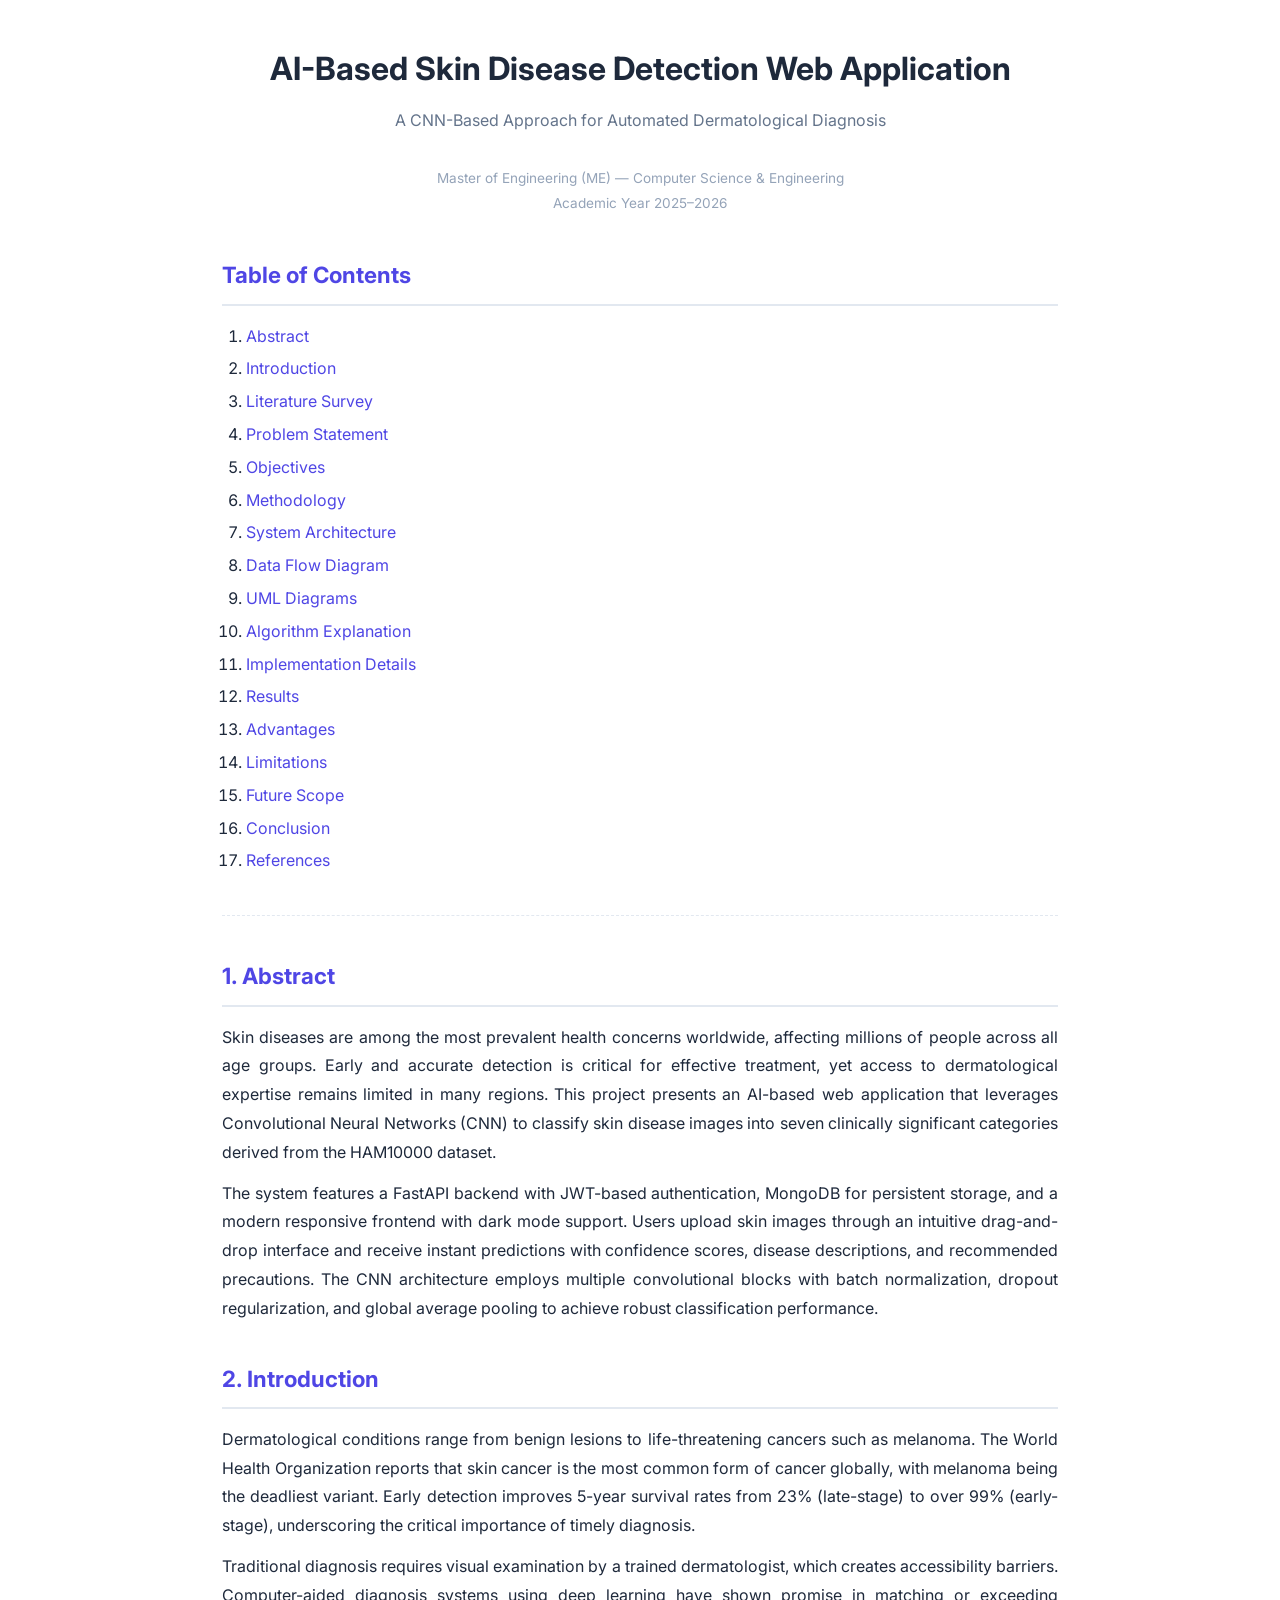
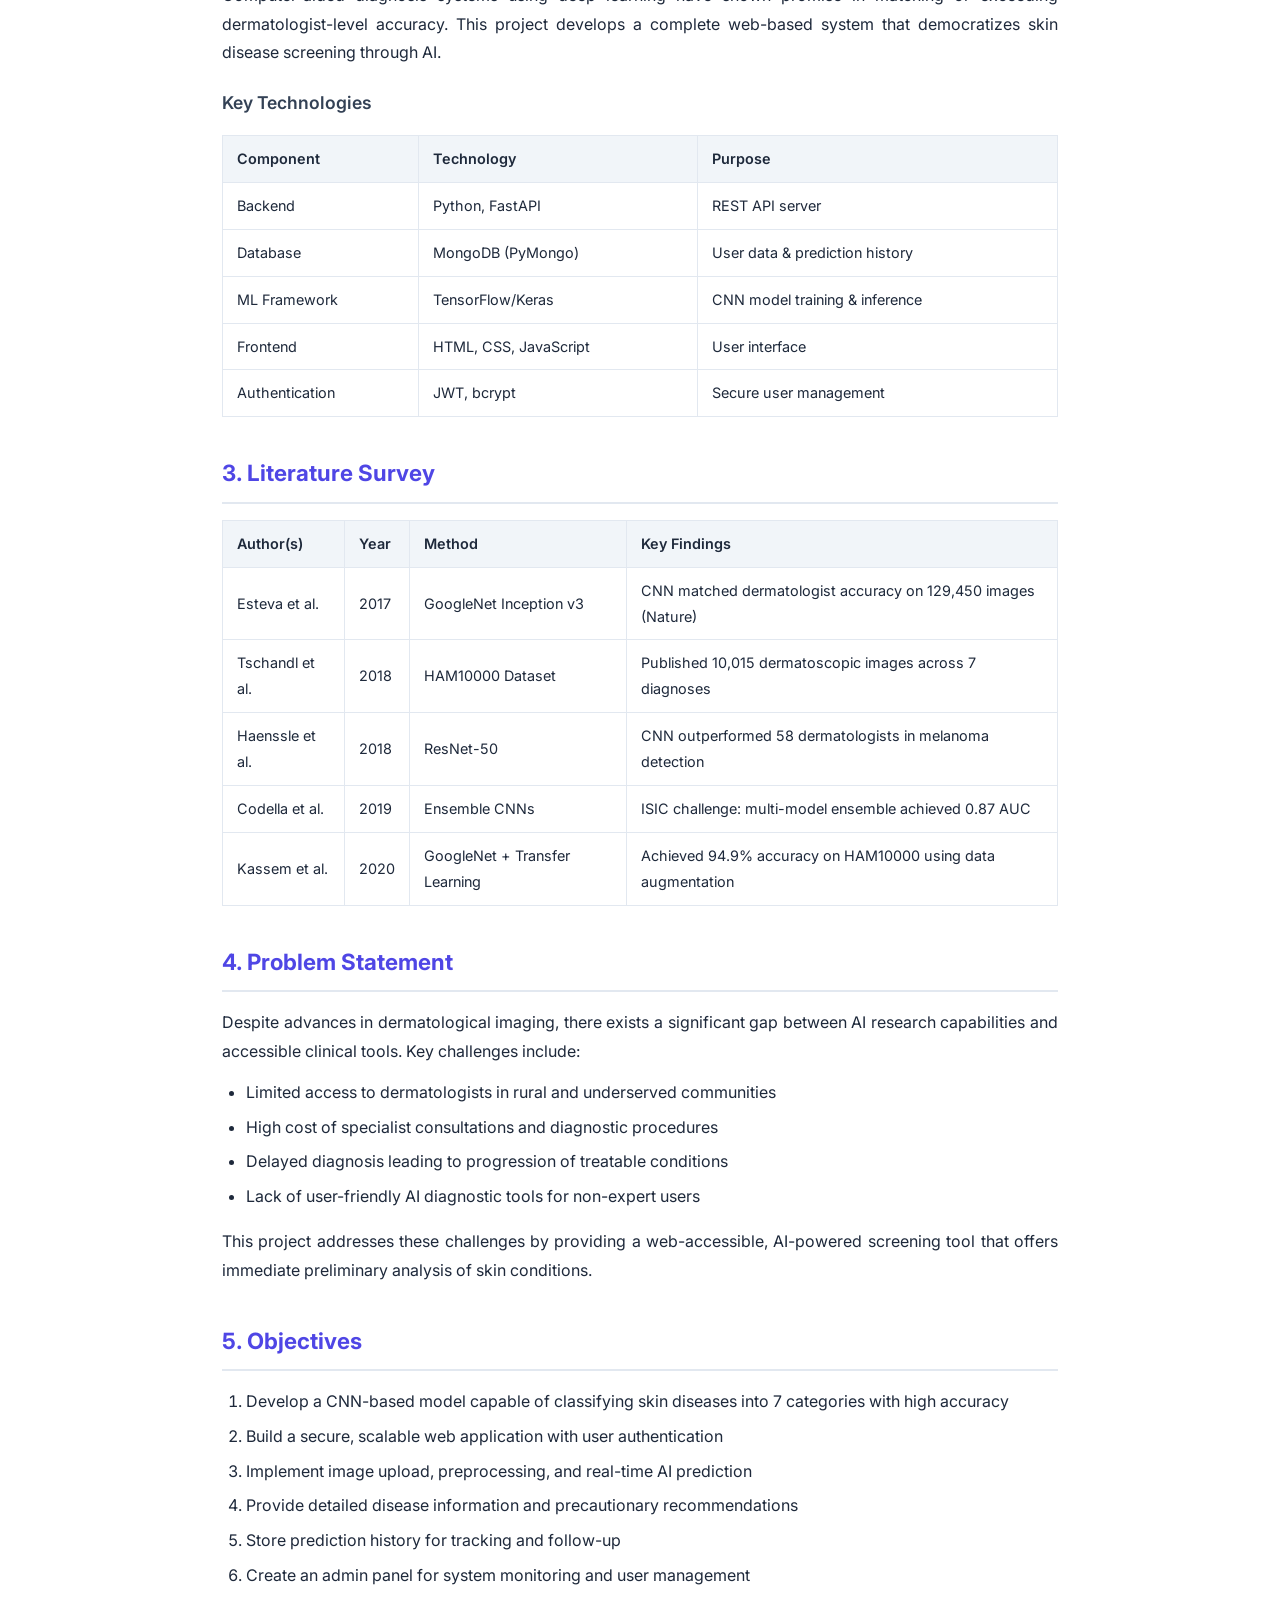
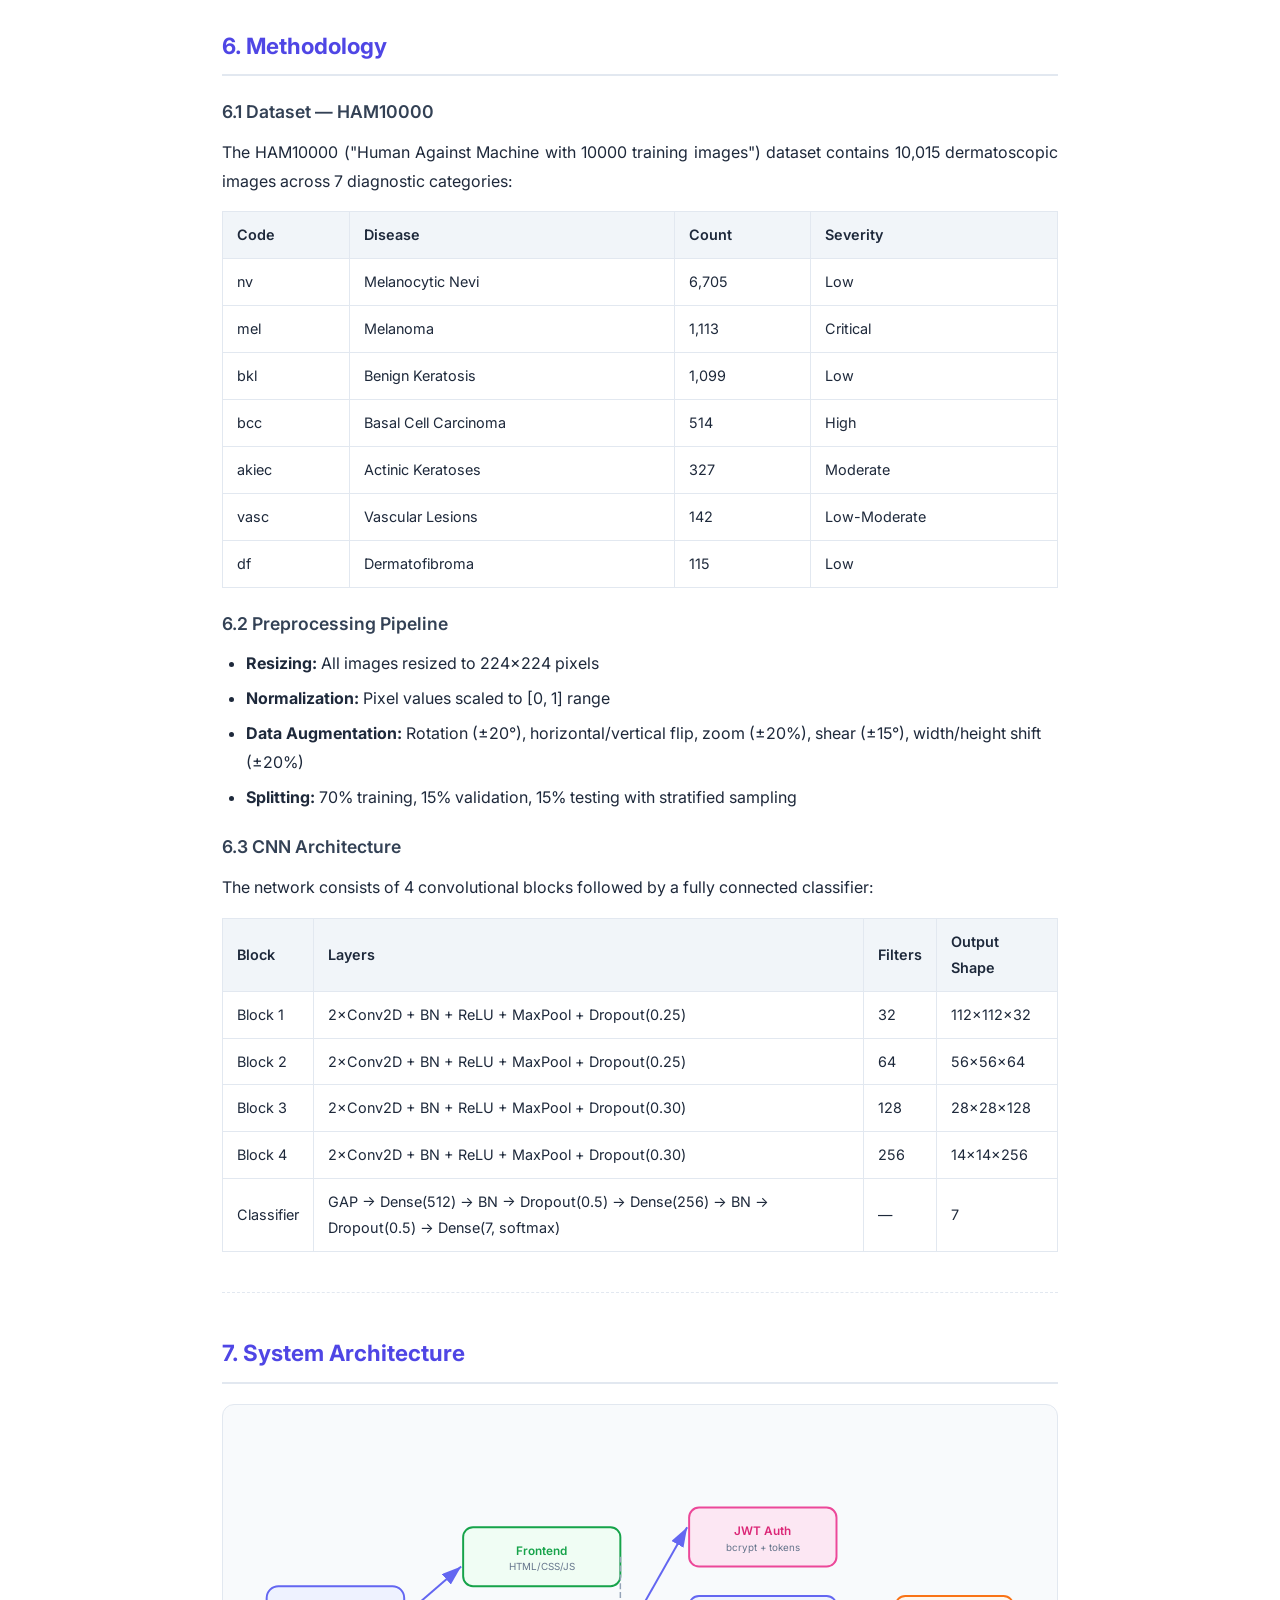
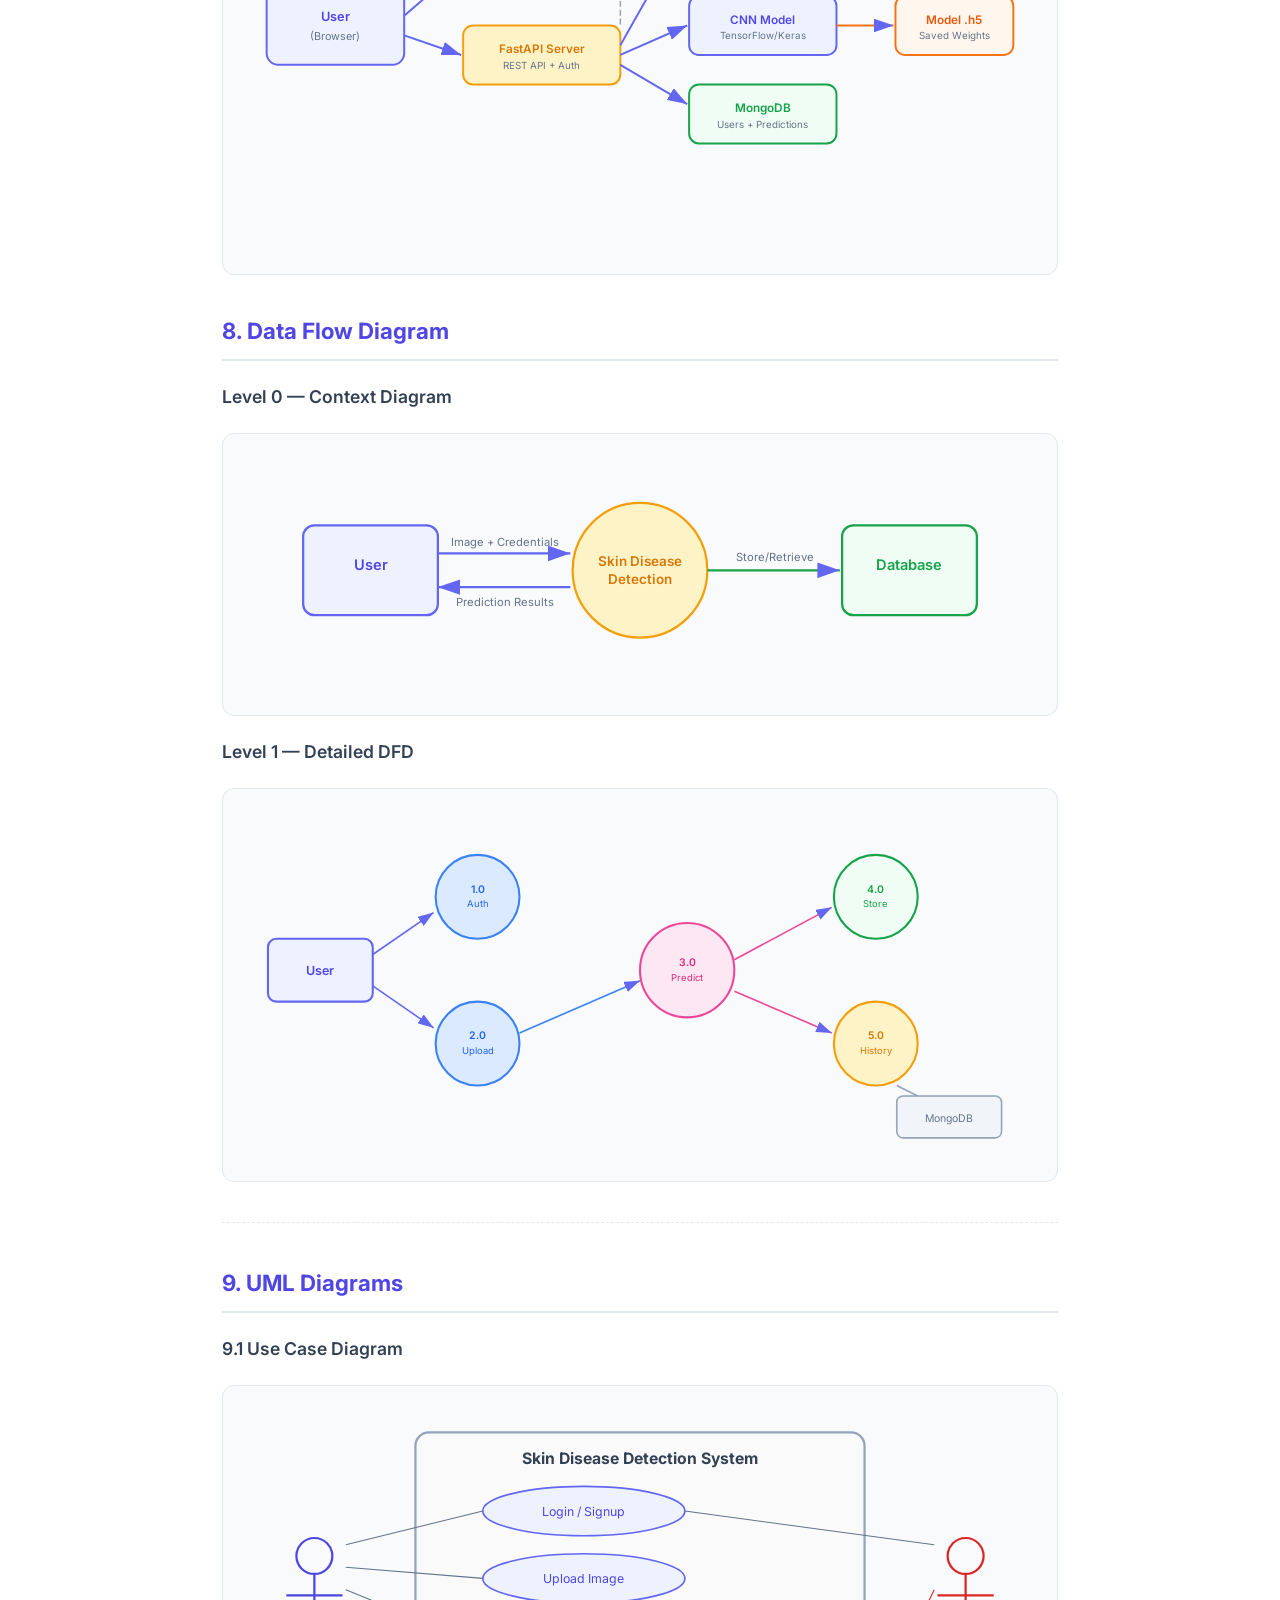
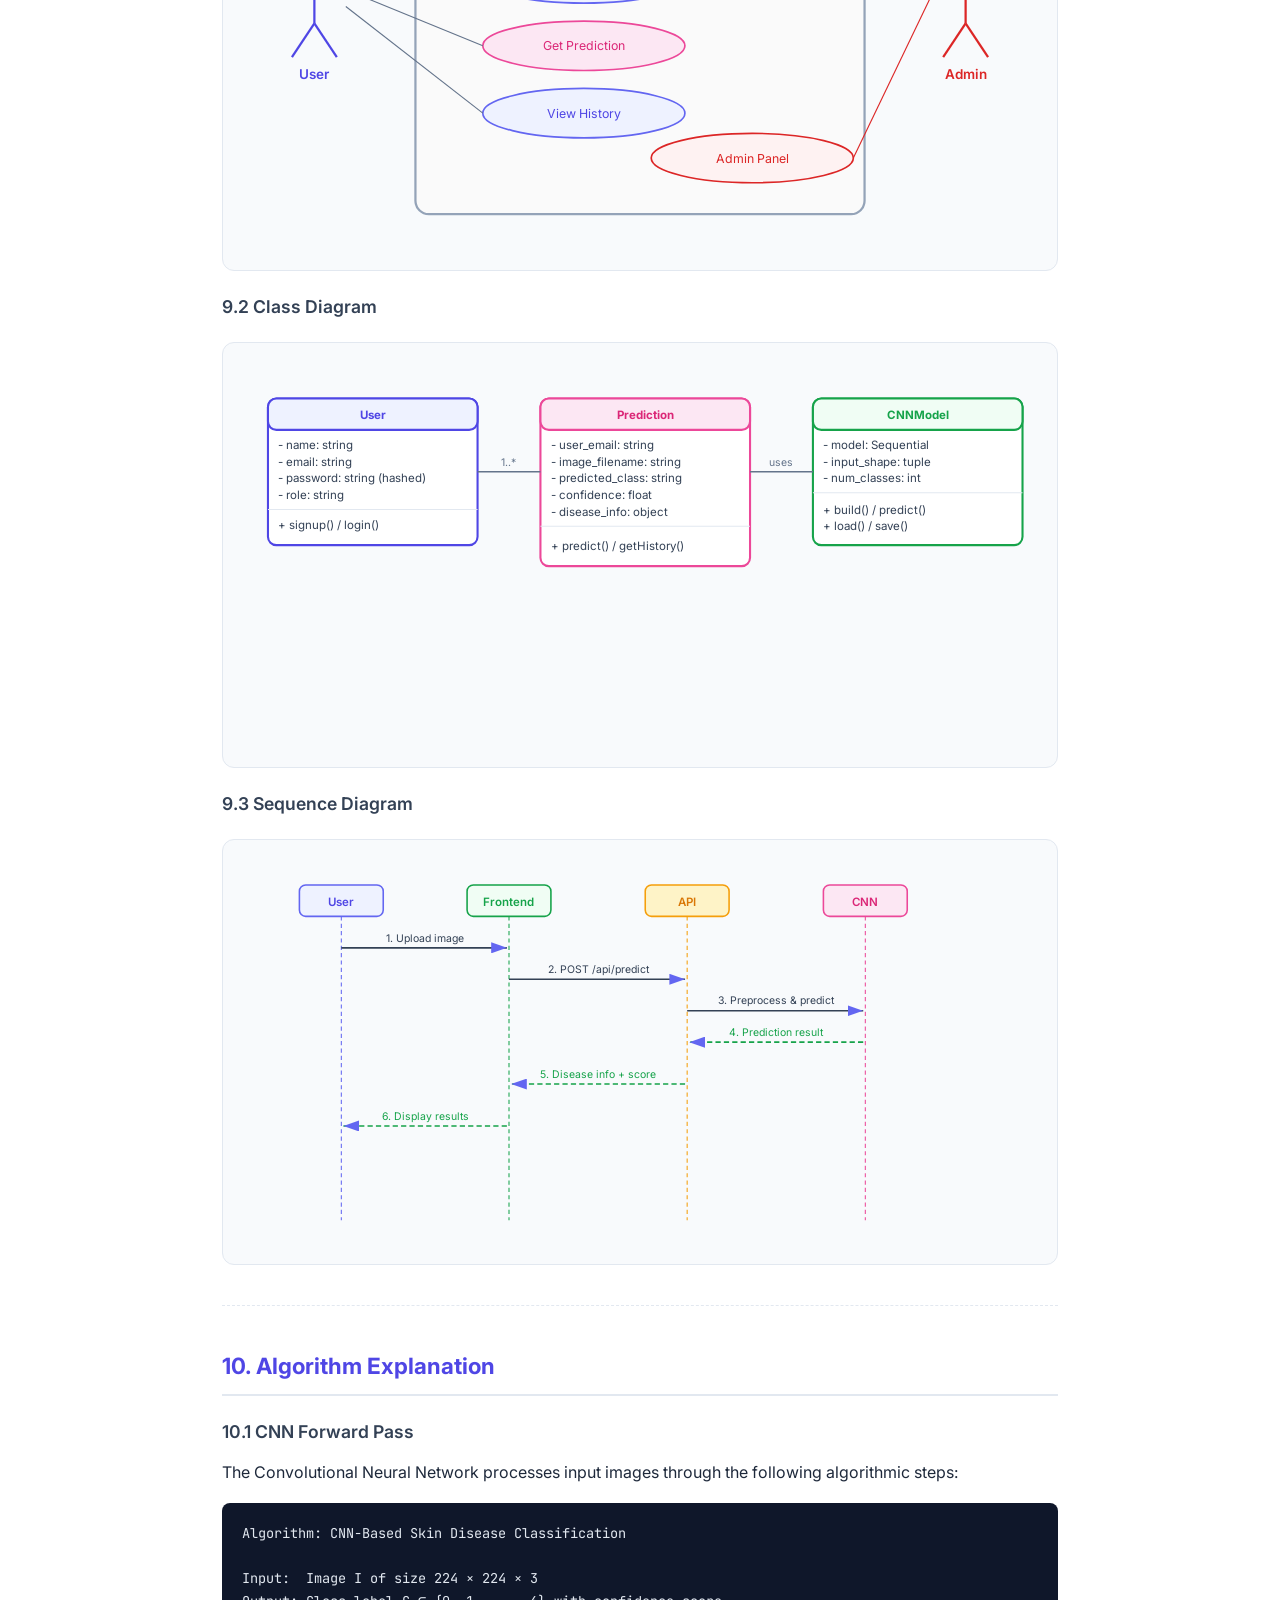
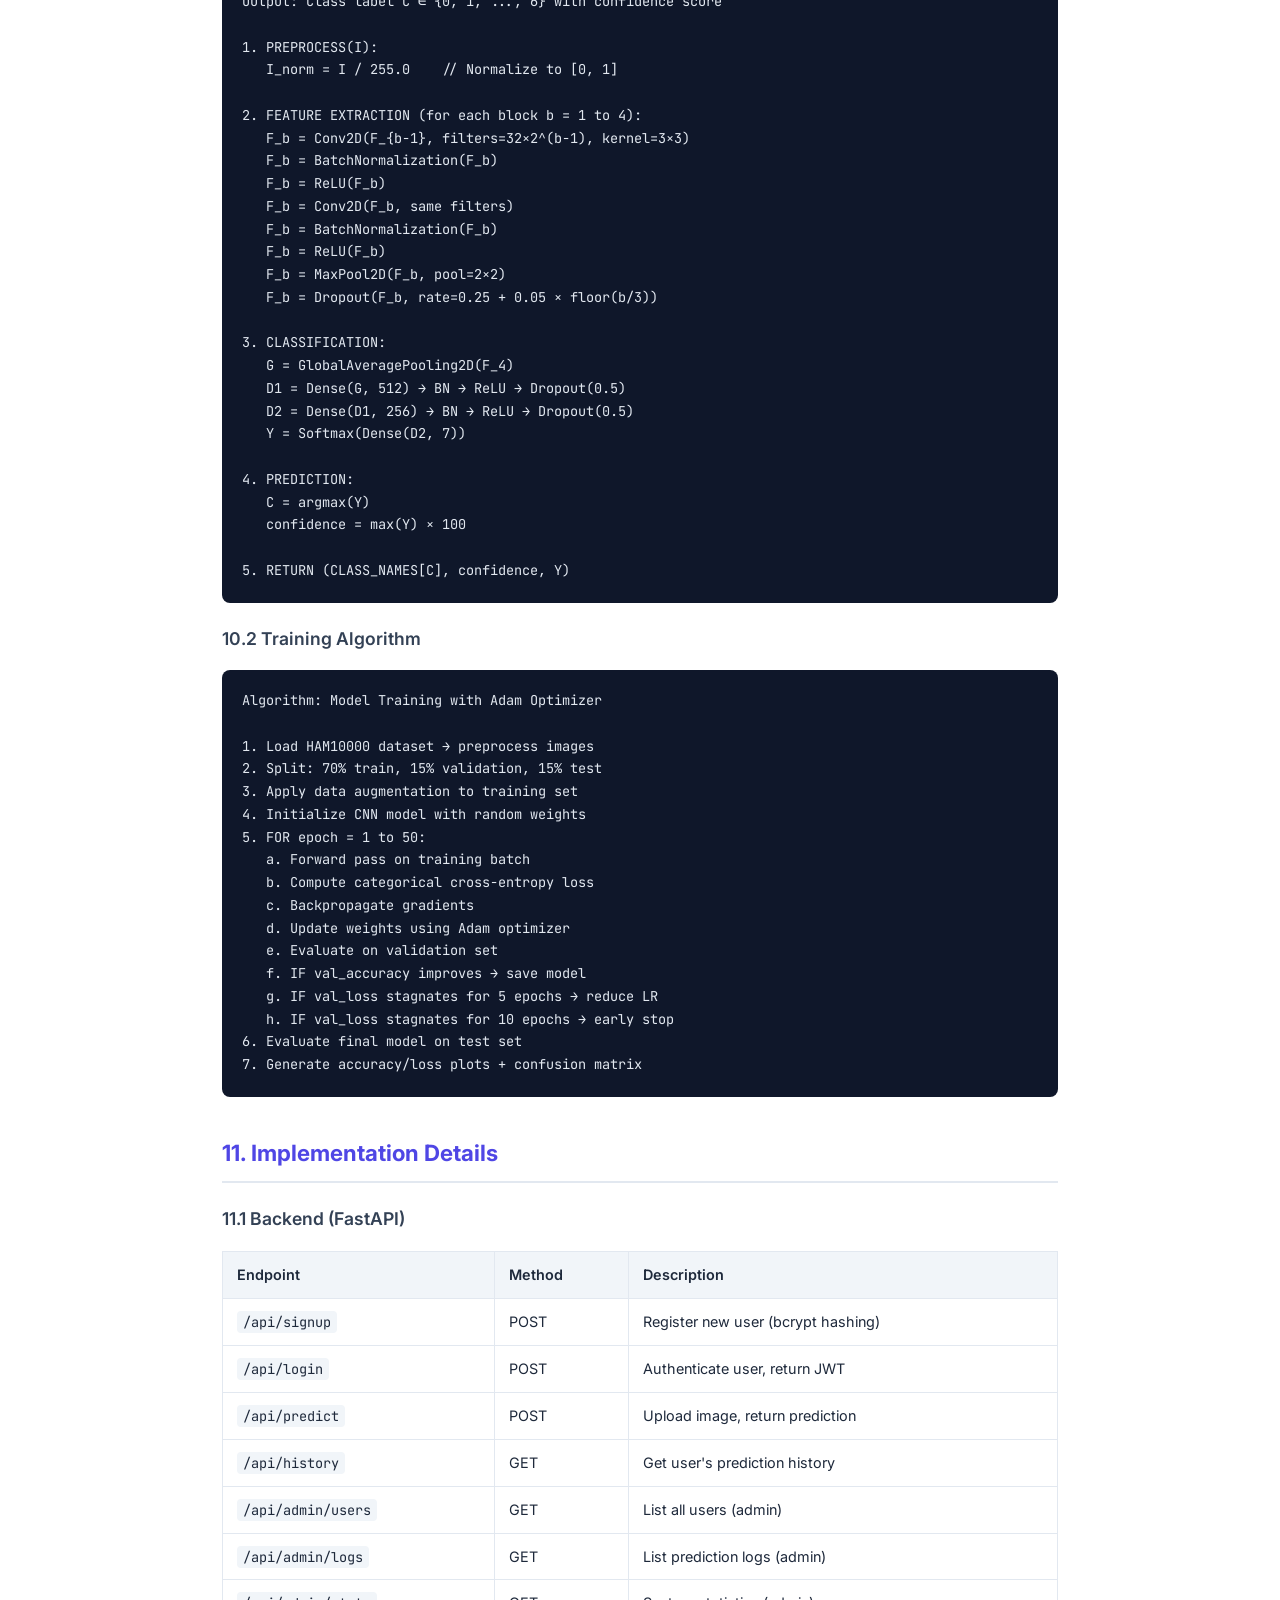
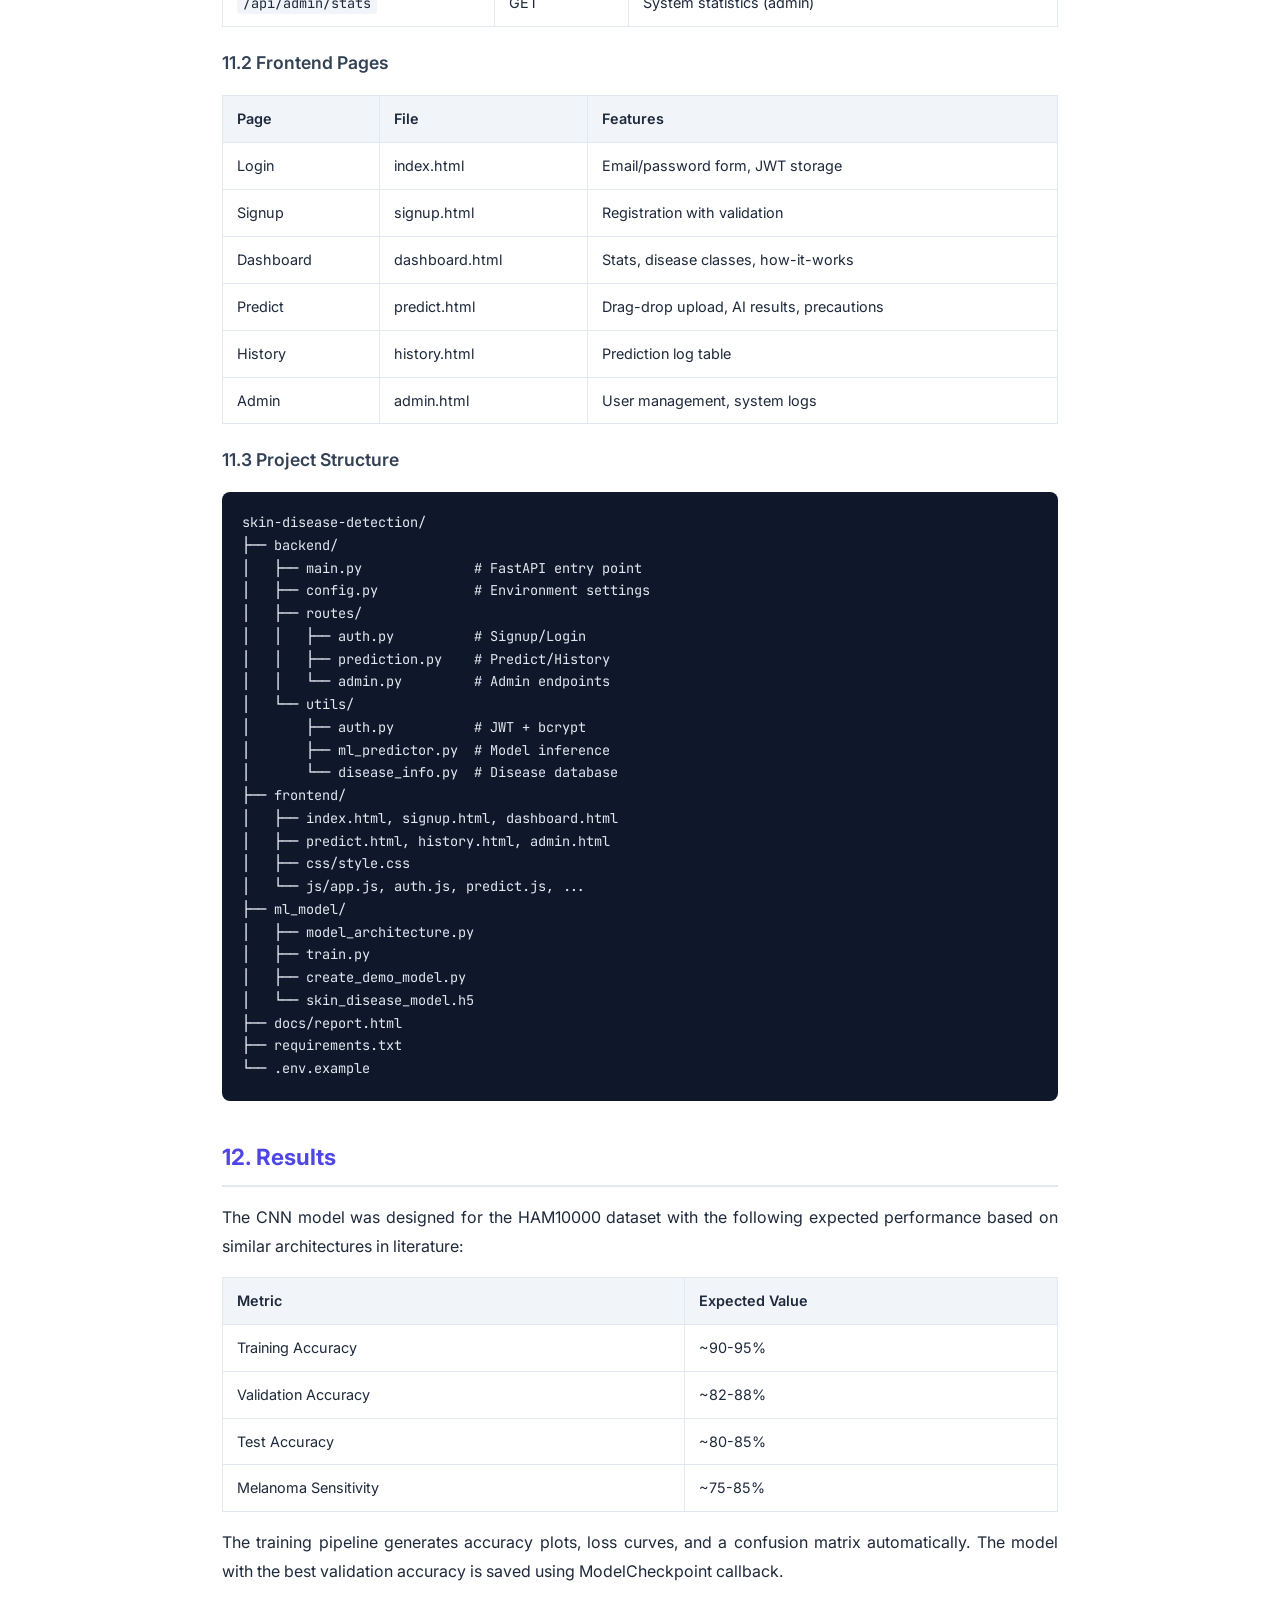
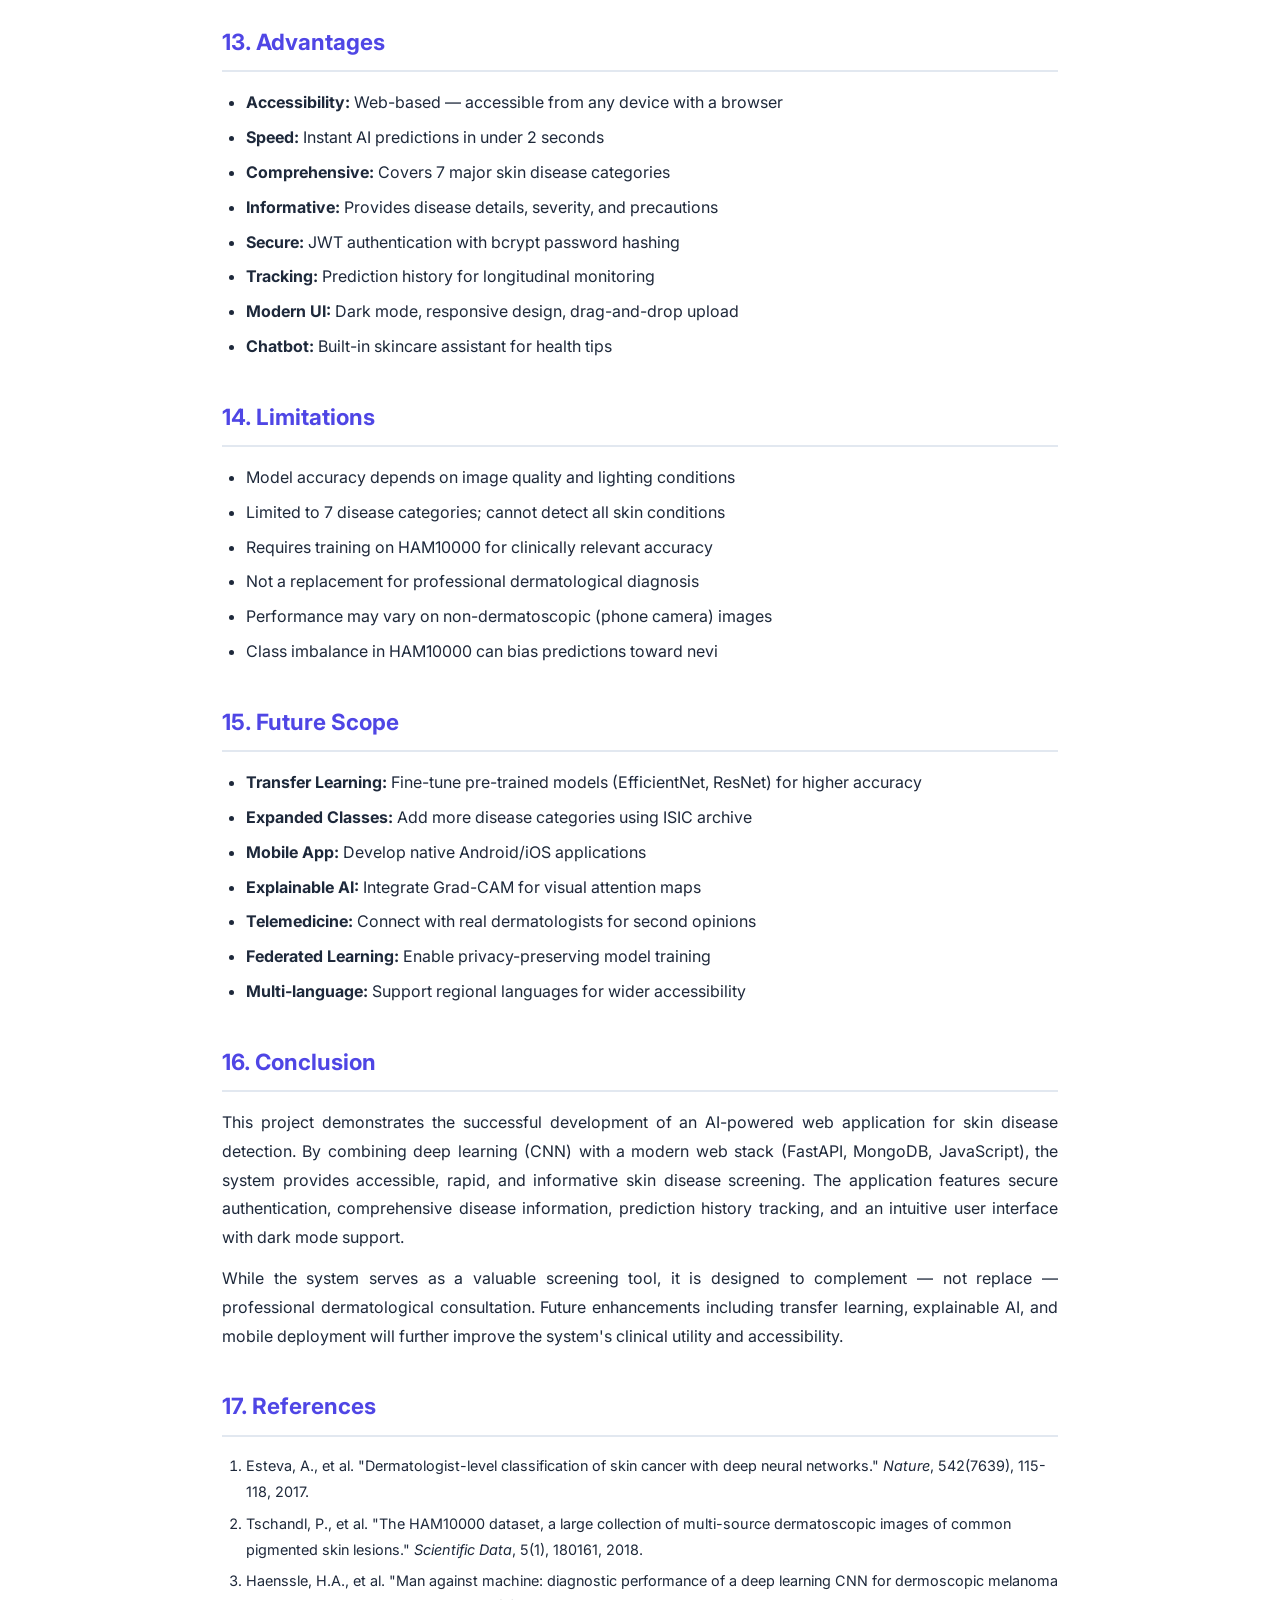
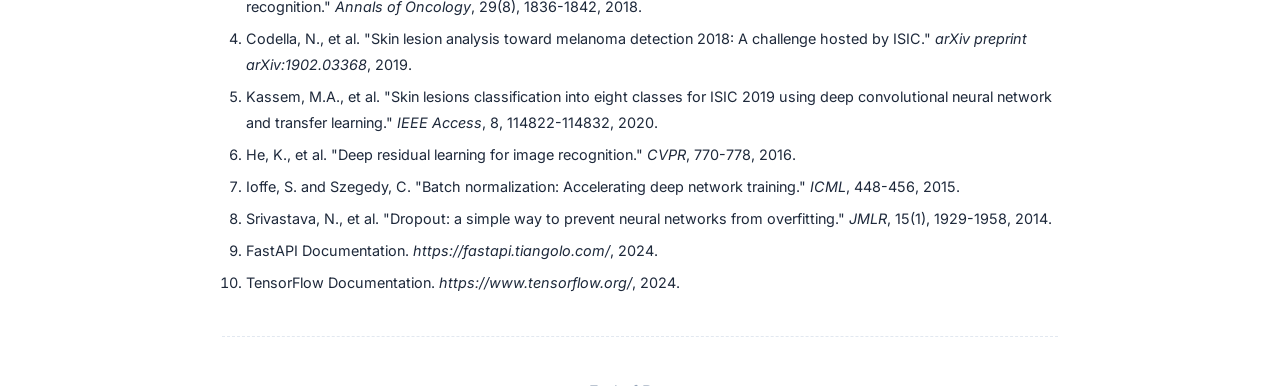
<file: docs/report.html>
<!DOCTYPE html>
<html lang="en">

<head>
    <meta charset="UTF-8">
    <meta name="viewport" content="width=device-width, initial-scale=1.0">
    <title>AI-Based Skin Disease Detection — Academic Report</title>
    <style>
        @import url('https://fonts.googleapis.com/css2?family=Inter:wght@300;400;500;600;700&family=JetBrains+Mono:wght@400&display=swap');

        * {
            margin: 0;
            padding: 0;
            box-sizing: border-box
        }

        body {
            font-family: 'Inter', sans-serif;
            line-height: 1.8;
            color: #1e293b;
            max-width: 900px;
            margin: 0 auto;
            padding: 40px 32px;
            background: #fff
        }

        h1 {
            font-size: 2rem;
            font-weight: 700;
            color: #1e293b;
            margin-bottom: 8px;
            text-align: center
        }

        h2 {
            font-size: 1.4rem;
            font-weight: 700;
            color: #4f46e5;
            margin: 36px 0 16px;
            padding-bottom: 8px;
            border-bottom: 2px solid #e2e8f0
        }

        h3 {
            font-size: 1.1rem;
            font-weight: 600;
            color: #334155;
            margin: 20px 0 10px
        }

        p {
            margin-bottom: 12px;
            text-align: justify
        }

        .subtitle {
            text-align: center;
            color: #64748b;
            margin-bottom: 32px;
            font-size: 1rem
        }

        .meta {
            text-align: center;
            color: #94a3b8;
            font-size: 0.85rem;
            margin-bottom: 40px
        }

        ul,
        ol {
            margin: 8px 0 16px 24px
        }

        li {
            margin-bottom: 6px
        }

        table {
            width: 100%;
            border-collapse: collapse;
            margin: 16px 0;
            font-size: 0.9rem
        }

        th {
            background: #f1f5f9;
            padding: 10px 14px;
            text-align: left;
            font-weight: 600;
            border: 1px solid #e2e8f0
        }

        td {
            padding: 10px 14px;
            border: 1px solid #e2e8f0
        }

        code {
            font-family: 'JetBrains Mono', monospace;
            background: #f1f5f9;
            padding: 2px 6px;
            border-radius: 4px;
            font-size: 0.85rem
        }

        pre {
            background: #0f172a;
            color: #e2e8f0;
            padding: 20px;
            border-radius: 8px;
            overflow-x: auto;
            margin: 16px 0;
            font-size: 0.85rem;
            line-height: 1.6
        }

        pre code {
            background: none;
            padding: 0;
            color: inherit
        }

        .diagram-box {
            background: #f8fafc;
            border: 1px solid #e2e8f0;
            border-radius: 12px;
            padding: 24px;
            margin: 20px 0;
            text-align: center
        }

        .diagram-box svg {
            max-width: 100%;
            height: auto
        }

        .page-break {
            page-break-after: always;
            margin: 40px 0;
            border-top: 1px dashed #e2e8f0
        }

        .toc a {
            color: #4f46e5;
            text-decoration: none
        }

        .toc a:hover {
            text-decoration: underline
        }

        .toc li {
            margin-bottom: 4px
        }

        .ref {
            font-size: 0.9rem
        }

        @media print {
            body {
                padding: 20px;
                font-size: 11pt
            }

            h1 {
                font-size: 18pt
            }

            h2 {
                font-size: 14pt;
                page-break-after: avoid
            }

            pre {
                font-size: 8pt
            }

            .page-break {
                page-break-after: always
            }
        }
    </style>
</head>

<body>

    <h1>AI-Based Skin Disease Detection Web Application</h1>
    <p class="subtitle">A CNN-Based Approach for Automated Dermatological Diagnosis</p>
    <p class="meta">Master of Engineering (ME) — Computer Science &amp; Engineering<br>Academic Year 2025–2026</p>

    <h2>Table of Contents</h2>
    <ol class="toc">
        <li><a href="#abstract">Abstract</a></li>
        <li><a href="#introduction">Introduction</a></li>
        <li><a href="#literature">Literature Survey</a></li>
        <li><a href="#problem">Problem Statement</a></li>
        <li><a href="#objectives">Objectives</a></li>
        <li><a href="#methodology">Methodology</a></li>
        <li><a href="#architecture">System Architecture</a></li>
        <li><a href="#dfd">Data Flow Diagram</a></li>
        <li><a href="#uml">UML Diagrams</a></li>
        <li><a href="#algorithm">Algorithm Explanation</a></li>
        <li><a href="#implementation">Implementation Details</a></li>
        <li><a href="#results">Results</a></li>
        <li><a href="#advantages">Advantages</a></li>
        <li><a href="#limitations">Limitations</a></li>
        <li><a href="#future">Future Scope</a></li>
        <li><a href="#conclusion">Conclusion</a></li>
        <li><a href="#references">References</a></li>
    </ol>

    <div class="page-break"></div>

    <h2 id="abstract">1. Abstract</h2>
    <p>Skin diseases are among the most prevalent health concerns worldwide, affecting millions of people across all age
        groups. Early and accurate detection is critical for effective treatment, yet access to dermatological expertise
        remains limited in many regions. This project presents an AI-based web application that leverages Convolutional
        Neural Networks (CNN) to classify skin disease images into seven clinically significant categories derived from
        the HAM10000 dataset.</p>
    <p>The system features a FastAPI backend with JWT-based authentication, MongoDB for persistent storage, and a modern
        responsive frontend with dark mode support. Users upload skin images through an intuitive drag-and-drop
        interface and receive instant predictions with confidence scores, disease descriptions, and recommended
        precautions. The CNN architecture employs multiple convolutional blocks with batch normalization, dropout
        regularization, and global average pooling to achieve robust classification performance.</p>

    <h2 id="introduction">2. Introduction</h2>
    <p>Dermatological conditions range from benign lesions to life-threatening cancers such as melanoma. The World
        Health Organization reports that skin cancer is the most common form of cancer globally, with melanoma being the
        deadliest variant. Early detection improves 5-year survival rates from 23% (late-stage) to over 99%
        (early-stage), underscoring the critical importance of timely diagnosis.</p>
    <p>Traditional diagnosis requires visual examination by a trained dermatologist, which creates accessibility
        barriers. Computer-aided diagnosis systems using deep learning have shown promise in matching or exceeding
        dermatologist-level accuracy. This project develops a complete web-based system that democratizes skin disease
        screening through AI.</p>
    <h3>Key Technologies</h3>
    <table>
        <tr>
            <th>Component</th>
            <th>Technology</th>
            <th>Purpose</th>
        </tr>
        <tr>
            <td>Backend</td>
            <td>Python, FastAPI</td>
            <td>REST API server</td>
        </tr>
        <tr>
            <td>Database</td>
            <td>MongoDB (PyMongo)</td>
            <td>User data &amp; prediction history</td>
        </tr>
        <tr>
            <td>ML Framework</td>
            <td>TensorFlow/Keras</td>
            <td>CNN model training &amp; inference</td>
        </tr>
        <tr>
            <td>Frontend</td>
            <td>HTML, CSS, JavaScript</td>
            <td>User interface</td>
        </tr>
        <tr>
            <td>Authentication</td>
            <td>JWT, bcrypt</td>
            <td>Secure user management</td>
        </tr>
    </table>

    <h2 id="literature">3. Literature Survey</h2>
    <table>
        <tr>
            <th>Author(s)</th>
            <th>Year</th>
            <th>Method</th>
            <th>Key Findings</th>
        </tr>
        <tr>
            <td>Esteva et al.</td>
            <td>2017</td>
            <td>GoogleNet Inception v3</td>
            <td>CNN matched dermatologist accuracy on 129,450 images (Nature)</td>
        </tr>
        <tr>
            <td>Tschandl et al.</td>
            <td>2018</td>
            <td>HAM10000 Dataset</td>
            <td>Published 10,015 dermatoscopic images across 7 diagnoses</td>
        </tr>
        <tr>
            <td>Haenssle et al.</td>
            <td>2018</td>
            <td>ResNet-50</td>
            <td>CNN outperformed 58 dermatologists in melanoma detection</td>
        </tr>
        <tr>
            <td>Codella et al.</td>
            <td>2019</td>
            <td>Ensemble CNNs</td>
            <td>ISIC challenge: multi-model ensemble achieved 0.87 AUC</td>
        </tr>
        <tr>
            <td>Kassem et al.</td>
            <td>2020</td>
            <td>GoogleNet + Transfer Learning</td>
            <td>Achieved 94.9% accuracy on HAM10000 using data augmentation</td>
        </tr>
    </table>

    <h2 id="problem">4. Problem Statement</h2>
    <p>Despite advances in dermatological imaging, there exists a significant gap between AI research capabilities and
        accessible clinical tools. Key challenges include:</p>
    <ul>
        <li>Limited access to dermatologists in rural and underserved communities</li>
        <li>High cost of specialist consultations and diagnostic procedures</li>
        <li>Delayed diagnosis leading to progression of treatable conditions</li>
        <li>Lack of user-friendly AI diagnostic tools for non-expert users</li>
    </ul>
    <p>This project addresses these challenges by providing a web-accessible, AI-powered screening tool that offers
        immediate preliminary analysis of skin conditions.</p>

    <h2 id="objectives">5. Objectives</h2>
    <ol>
        <li>Develop a CNN-based model capable of classifying skin diseases into 7 categories with high accuracy</li>
        <li>Build a secure, scalable web application with user authentication</li>
        <li>Implement image upload, preprocessing, and real-time AI prediction</li>
        <li>Provide detailed disease information and precautionary recommendations</li>
        <li>Store prediction history for tracking and follow-up</li>
        <li>Create an admin panel for system monitoring and user management</li>
    </ol>

    <h2 id="methodology">6. Methodology</h2>
    <h3>6.1 Dataset — HAM10000</h3>
    <p>The HAM10000 ("Human Against Machine with 10000 training images") dataset contains 10,015 dermatoscopic images
        across 7 diagnostic categories:</p>
    <table>
        <tr>
            <th>Code</th>
            <th>Disease</th>
            <th>Count</th>
            <th>Severity</th>
        </tr>
        <tr>
            <td>nv</td>
            <td>Melanocytic Nevi</td>
            <td>6,705</td>
            <td>Low</td>
        </tr>
        <tr>
            <td>mel</td>
            <td>Melanoma</td>
            <td>1,113</td>
            <td>Critical</td>
        </tr>
        <tr>
            <td>bkl</td>
            <td>Benign Keratosis</td>
            <td>1,099</td>
            <td>Low</td>
        </tr>
        <tr>
            <td>bcc</td>
            <td>Basal Cell Carcinoma</td>
            <td>514</td>
            <td>High</td>
        </tr>
        <tr>
            <td>akiec</td>
            <td>Actinic Keratoses</td>
            <td>327</td>
            <td>Moderate</td>
        </tr>
        <tr>
            <td>vasc</td>
            <td>Vascular Lesions</td>
            <td>142</td>
            <td>Low-Moderate</td>
        </tr>
        <tr>
            <td>df</td>
            <td>Dermatofibroma</td>
            <td>115</td>
            <td>Low</td>
        </tr>
    </table>
    <h3>6.2 Preprocessing Pipeline</h3>
    <ul>
        <li><strong>Resizing:</strong> All images resized to 224×224 pixels</li>
        <li><strong>Normalization:</strong> Pixel values scaled to [0, 1] range</li>
        <li><strong>Data Augmentation:</strong> Rotation (±20°), horizontal/vertical flip, zoom (±20%), shear (±15°),
            width/height shift (±20%)</li>
        <li><strong>Splitting:</strong> 70% training, 15% validation, 15% testing with stratified sampling</li>
    </ul>
    <h3>6.3 CNN Architecture</h3>
    <p>The network consists of 4 convolutional blocks followed by a fully connected classifier:</p>
    <table>
        <tr>
            <th>Block</th>
            <th>Layers</th>
            <th>Filters</th>
            <th>Output Shape</th>
        </tr>
        <tr>
            <td>Block 1</td>
            <td>2×Conv2D + BN + ReLU + MaxPool + Dropout(0.25)</td>
            <td>32</td>
            <td>112×112×32</td>
        </tr>
        <tr>
            <td>Block 2</td>
            <td>2×Conv2D + BN + ReLU + MaxPool + Dropout(0.25)</td>
            <td>64</td>
            <td>56×56×64</td>
        </tr>
        <tr>
            <td>Block 3</td>
            <td>2×Conv2D + BN + ReLU + MaxPool + Dropout(0.30)</td>
            <td>128</td>
            <td>28×28×128</td>
        </tr>
        <tr>
            <td>Block 4</td>
            <td>2×Conv2D + BN + ReLU + MaxPool + Dropout(0.30)</td>
            <td>256</td>
            <td>14×14×256</td>
        </tr>
        <tr>
            <td>Classifier</td>
            <td>GAP → Dense(512) → BN → Dropout(0.5) → Dense(256) → BN → Dropout(0.5) → Dense(7, softmax)</td>
            <td>—</td>
            <td>7</td>
        </tr>
    </table>

    <div class="page-break"></div>

    <h2 id="architecture">7. System Architecture</h2>
    <div class="diagram-box">
        <svg viewBox="0 0 800 420" xmlns="http://www.w3.org/2000/svg" font-family="Inter,sans-serif">
            <defs>
                <marker id="ah" markerWidth="10" markerHeight="7" refX="10" refY="3.5" orient="auto">
                    <polygon points="0 0, 10 3.5, 0 7" fill="#6366f1" />
                </marker>
            </defs>
            <rect x="20" y="160" width="140" height="80" rx="12" fill="#eef2ff" stroke="#6366f1" stroke-width="2" />
            <text x="90" y="195" text-anchor="middle" font-size="13" font-weight="600" fill="#4f46e5">User</text>
            <text x="90" y="215" text-anchor="middle" font-size="11" fill="#64748b">(Browser)</text>
            <rect x="220" y="100" width="160" height="60" rx="10" fill="#f0fdf4" stroke="#16a34a" stroke-width="2" />
            <text x="300" y="128" text-anchor="middle" font-size="12" font-weight="600" fill="#16a34a">Frontend</text>
            <text x="300" y="144" text-anchor="middle" font-size="10" fill="#64748b">HTML/CSS/JS</text>
            <rect x="220" y="200" width="160" height="60" rx="10" fill="#fef3c7" stroke="#f59e0b" stroke-width="2" />
            <text x="300" y="228" text-anchor="middle" font-size="12" font-weight="600" fill="#d97706">FastAPI
                Server</text>
            <text x="300" y="244" text-anchor="middle" font-size="10" fill="#64748b">REST API + Auth</text>
            <rect x="450" y="80" width="150" height="60" rx="10" fill="#fce7f3" stroke="#ec4899" stroke-width="2" />
            <text x="525" y="108" text-anchor="middle" font-size="12" font-weight="600" fill="#db2777">JWT Auth</text>
            <text x="525" y="124" text-anchor="middle" font-size="10" fill="#64748b">bcrypt + tokens</text>
            <rect x="450" y="170" width="150" height="60" rx="10" fill="#eef2ff" stroke="#6366f1" stroke-width="2" />
            <text x="525" y="198" text-anchor="middle" font-size="12" font-weight="600" fill="#4f46e5">CNN Model</text>
            <text x="525" y="214" text-anchor="middle" font-size="10" fill="#64748b">TensorFlow/Keras</text>
            <rect x="450" y="260" width="150" height="60" rx="10" fill="#f0fdf4" stroke="#16a34a" stroke-width="2" />
            <text x="525" y="288" text-anchor="middle" font-size="12" font-weight="600" fill="#16a34a">MongoDB</text>
            <text x="525" y="304" text-anchor="middle" font-size="10" fill="#64748b">Users + Predictions</text>
            <rect x="660" y="170" width="120" height="60" rx="10" fill="#fff7ed" stroke="#f97316" stroke-width="2" />
            <text x="720" y="198" text-anchor="middle" font-size="12" font-weight="600" fill="#ea580c">Model .h5</text>
            <text x="720" y="214" text-anchor="middle" font-size="10" fill="#64748b">Saved Weights</text>
            <line x1="160" y1="190" x2="218" y2="140" stroke="#6366f1" stroke-width="2" marker-end="url(#ah)" />
            <line x1="160" y1="210" x2="218" y2="230" stroke="#6366f1" stroke-width="2" marker-end="url(#ah)" />
            <line x1="380" y1="130" x2="380" y2="200" stroke="#94a3b8" stroke-width="1.5" stroke-dasharray="6,3" />
            <line x1="380" y1="220" x2="448" y2="100" stroke="#6366f1" stroke-width="2" marker-end="url(#ah)" />
            <line x1="380" y1="230" x2="448" y2="200" stroke="#6366f1" stroke-width="2" marker-end="url(#ah)" />
            <line x1="380" y1="240" x2="448" y2="280" stroke="#6366f1" stroke-width="2" marker-end="url(#ah)" />
            <line x1="600" y1="200" x2="658" y2="200" stroke="#f97316" stroke-width="2" marker-end="url(#ah)" />
        </svg>
    </div>

    <h2 id="dfd">8. Data Flow Diagram</h2>
    <h3>Level 0 — Context Diagram</h3>
    <div class="diagram-box">
        <svg viewBox="0 0 700 200" xmlns="http://www.w3.org/2000/svg" font-family="Inter,sans-serif">
            <rect x="50" y="60" width="120" height="80" rx="10" fill="#eef2ff" stroke="#6366f1" stroke-width="2" />
            <text x="110" y="100" text-anchor="middle" font-size="13" font-weight="600" fill="#4f46e5">User</text>
            <circle cx="350" cy="100" r="60" fill="#fef3c7" stroke="#f59e0b" stroke-width="2" />
            <text x="350" y="96" text-anchor="middle" font-size="12" font-weight="600" fill="#d97706">Skin
                Disease</text>
            <text x="350" y="112" text-anchor="middle" font-size="12" font-weight="600" fill="#d97706">Detection</text>
            <rect x="530" y="60" width="120" height="80" rx="10" fill="#f0fdf4" stroke="#16a34a" stroke-width="2" />
            <text x="590" y="100" text-anchor="middle" font-size="13" font-weight="600" fill="#16a34a">Database</text>
            <line x1="170" y1="85" x2="288" y2="85" stroke="#6366f1" stroke-width="2" marker-end="url(#ah)" />
            <text x="230" y="78" text-anchor="middle" font-size="10" fill="#64748b">Image + Credentials</text>
            <line x1="288" y1="115" x2="170" y2="115" stroke="#6366f1" stroke-width="2" marker-end="url(#ah)" />
            <text x="230" y="132" text-anchor="middle" font-size="10" fill="#64748b">Prediction Results</text>
            <line x1="410" y1="100" x2="528" y2="100" stroke="#16a34a" stroke-width="2" marker-end="url(#ah)" />
            <text x="470" y="92" text-anchor="middle" font-size="10" fill="#64748b">Store/Retrieve</text>
        </svg>
    </div>

    <h3>Level 1 — Detailed DFD</h3>
    <div class="diagram-box">
        <svg viewBox="0 0 750 320" xmlns="http://www.w3.org/2000/svg" font-family="Inter,sans-serif">
            <rect x="20" y="120" width="100" height="60" rx="8" fill="#eef2ff" stroke="#6366f1" stroke-width="2" />
            <text x="70" y="155" text-anchor="middle" font-size="12" font-weight="600" fill="#4f46e5">User</text>
            <circle cx="220" cy="80" r="40" fill="#dbeafe" stroke="#3b82f6" stroke-width="2" />
            <text x="220" y="76" text-anchor="middle" font-size="10" font-weight="600" fill="#2563eb">1.0</text>
            <text x="220" y="90" text-anchor="middle" font-size="9" fill="#2563eb">Auth</text>
            <circle cx="220" cy="220" r="40" fill="#dbeafe" stroke="#3b82f6" stroke-width="2" />
            <text x="220" y="216" text-anchor="middle" font-size="10" font-weight="600" fill="#2563eb">2.0</text>
            <text x="220" y="230" text-anchor="middle" font-size="9" fill="#2563eb">Upload</text>
            <circle cx="420" cy="150" r="45" fill="#fce7f3" stroke="#ec4899" stroke-width="2" />
            <text x="420" y="146" text-anchor="middle" font-size="10" font-weight="600" fill="#db2777">3.0</text>
            <text x="420" y="160" text-anchor="middle" font-size="9" fill="#db2777">Predict</text>
            <circle cx="600" cy="80" r="40" fill="#f0fdf4" stroke="#16a34a" stroke-width="2" />
            <text x="600" y="76" text-anchor="middle" font-size="10" font-weight="600" fill="#16a34a">4.0</text>
            <text x="600" y="90" text-anchor="middle" font-size="9" fill="#16a34a">Store</text>
            <circle cx="600" cy="220" r="40" fill="#fef3c7" stroke="#f59e0b" stroke-width="2" />
            <text x="600" y="216" text-anchor="middle" font-size="10" font-weight="600" fill="#d97706">5.0</text>
            <text x="600" y="230" text-anchor="middle" font-size="9" fill="#d97706">History</text>
            <rect x="620" y="270" width="100" height="40" rx="6" fill="#f1f5f9" stroke="#94a3b8" stroke-width="1.5" />
            <text x="670" y="295" text-anchor="middle" font-size="10" fill="#64748b">MongoDB</text>
            <line x1="120" y1="135" x2="178" y2="95" stroke="#6366f1" stroke-width="1.5" marker-end="url(#ah)" />
            <line x1="120" y1="165" x2="178" y2="205" stroke="#6366f1" stroke-width="1.5" marker-end="url(#ah)" />
            <line x1="260" y1="210" x2="375" y2="160" stroke="#3b82f6" stroke-width="1.5" marker-end="url(#ah)" />
            <line x1="465" y1="140" x2="558" y2="90" stroke="#ec4899" stroke-width="1.5" marker-end="url(#ah)" />
            <line x1="465" y1="170" x2="558" y2="210" stroke="#ec4899" stroke-width="1.5" marker-end="url(#ah)" />
            <line x1="620" y1="260" x2="640" y2="270" stroke="#94a3b8" stroke-width="1.5" />
        </svg>
    </div>

    <div class="page-break"></div>

    <h2 id="uml">9. UML Diagrams</h2>
    <h3>9.1 Use Case Diagram</h3>
    <div class="diagram-box">
        <svg viewBox="0 0 700 380" xmlns="http://www.w3.org/2000/svg" font-family="Inter,sans-serif">
            <rect x="150" y="20" width="400" height="340" rx="12" fill="#fafafa" stroke="#94a3b8" stroke-width="2" />
            <text x="350" y="48" text-anchor="middle" font-size="14" font-weight="700" fill="#334155">Skin Disease
                Detection System</text>
            <!-- User actor -->
            <circle cx="60" cy="130" r="16" fill="none" stroke="#4f46e5" stroke-width="2" />
            <line x1="60" y1="146" x2="60" y2="190" stroke="#4f46e5" stroke-width="2" />
            <line x1="35" y1="165" x2="85" y2="165" stroke="#4f46e5" stroke-width="2" />
            <line x1="60" y1="190" x2="40" y2="220" stroke="#4f46e5" stroke-width="2" />
            <line x1="60" y1="190" x2="80" y2="220" stroke="#4f46e5" stroke-width="2" />
            <text x="60" y="240" text-anchor="middle" font-size="12" font-weight="600" fill="#4f46e5">User</text>
            <!-- Admin actor -->
            <circle cx="640" cy="130" r="16" fill="none" stroke="#dc2626" stroke-width="2" />
            <line x1="640" y1="146" x2="640" y2="190" stroke="#dc2626" stroke-width="2" />
            <line x1="615" y1="165" x2="665" y2="165" stroke="#dc2626" stroke-width="2" />
            <line x1="640" y1="190" x2="620" y2="220" stroke="#dc2626" stroke-width="2" />
            <line x1="640" y1="190" x2="660" y2="220" stroke="#dc2626" stroke-width="2" />
            <text x="640" y="240" text-anchor="middle" font-size="12" font-weight="600" fill="#dc2626">Admin</text>
            <!-- Use cases -->
            <ellipse cx="300" cy="90" rx="90" ry="22" fill="#eef2ff" stroke="#6366f1" stroke-width="1.5" />
            <text x="300" y="94" text-anchor="middle" font-size="11" fill="#4f46e5">Login / Signup</text>
            <ellipse cx="300" cy="150" rx="90" ry="22" fill="#eef2ff" stroke="#6366f1" stroke-width="1.5" />
            <text x="300" y="154" text-anchor="middle" font-size="11" fill="#4f46e5">Upload Image</text>
            <ellipse cx="300" cy="210" rx="90" ry="22" fill="#fce7f3" stroke="#ec4899" stroke-width="1.5" />
            <text x="300" y="214" text-anchor="middle" font-size="11" fill="#db2777">Get Prediction</text>
            <ellipse cx="300" cy="270" rx="90" ry="22" fill="#eef2ff" stroke="#6366f1" stroke-width="1.5" />
            <text x="300" y="274" text-anchor="middle" font-size="11" fill="#4f46e5">View History</text>
            <ellipse cx="450" cy="310" rx="90" ry="22" fill="#fef2f2" stroke="#dc2626" stroke-width="1.5" />
            <text x="450" y="314" text-anchor="middle" font-size="11" fill="#dc2626">Admin Panel</text>
            <!-- Lines -->
            <line x1="88" y1="120" x2="210" y2="90" stroke="#64748b" stroke-width="1" />
            <line x1="88" y1="140" x2="210" y2="150" stroke="#64748b" stroke-width="1" />
            <line x1="88" y1="160" x2="210" y2="210" stroke="#64748b" stroke-width="1" />
            <line x1="88" y1="175" x2="210" y2="270" stroke="#64748b" stroke-width="1" />
            <line x1="612" y1="160" x2="540" y2="310" stroke="#dc2626" stroke-width="1" />
            <line x1="612" y1="120" x2="390" y2="90" stroke="#64748b" stroke-width="1" />
        </svg>
    </div>

    <h3>9.2 Class Diagram</h3>
    <div class="diagram-box">
        <svg viewBox="0 0 750 350" xmlns="http://www.w3.org/2000/svg" font-family="Inter,sans-serif" font-size="11">
            <!-- User class -->
            <rect x="20" y="30" width="200" height="140" rx="8" fill="#fff" stroke="#4f46e5" stroke-width="2" />
            <rect x="20" y="30" width="200" height="30" rx="8" fill="#eef2ff" stroke="#4f46e5" stroke-width="2" />
            <text x="120" y="50" text-anchor="middle" font-weight="700" fill="#4f46e5">User</text>
            <text x="30" y="78" fill="#334155">- name: string</text>
            <text x="30" y="94" fill="#334155">- email: string</text>
            <text x="30" y="110" fill="#334155">- password: string (hashed)</text>
            <text x="30" y="126" fill="#334155">- role: string</text>
            <line x1="20" y1="136" x2="220" y2="136" stroke="#e2e8f0" stroke-width="1" />
            <text x="30" y="155" fill="#334155">+ signup() / login()</text>
            <!-- Prediction class -->
            <rect x="280" y="30" width="200" height="160" rx="8" fill="#fff" stroke="#ec4899" stroke-width="2" />
            <rect x="280" y="30" width="200" height="30" rx="8" fill="#fce7f3" stroke="#ec4899" stroke-width="2" />
            <text x="380" y="50" text-anchor="middle" font-weight="700" fill="#db2777">Prediction</text>
            <text x="290" y="78" fill="#334155">- user_email: string</text>
            <text x="290" y="94" fill="#334155">- image_filename: string</text>
            <text x="290" y="110" fill="#334155">- predicted_class: string</text>
            <text x="290" y="126" fill="#334155">- confidence: float</text>
            <text x="290" y="142" fill="#334155">- disease_info: object</text>
            <line x1="280" y1="152" x2="480" y2="152" stroke="#e2e8f0" stroke-width="1" />
            <text x="290" y="175" fill="#334155">+ predict() / getHistory()</text>
            <!-- CNN Model class -->
            <rect x="540" y="30" width="200" height="140" rx="8" fill="#fff" stroke="#16a34a" stroke-width="2" />
            <rect x="540" y="30" width="200" height="30" rx="8" fill="#f0fdf4" stroke="#16a34a" stroke-width="2" />
            <text x="640" y="50" text-anchor="middle" font-weight="700" fill="#16a34a">CNNModel</text>
            <text x="550" y="78" fill="#334155">- model: Sequential</text>
            <text x="550" y="94" fill="#334155">- input_shape: tuple</text>
            <text x="550" y="110" fill="#334155">- num_classes: int</text>
            <line x1="540" y1="120" x2="740" y2="120" stroke="#e2e8f0" stroke-width="1" />
            <text x="550" y="140" fill="#334155">+ build() / predict()</text>
            <text x="550" y="156" fill="#334155">+ load() / save()</text>
            <!-- Relationships -->
            <line x1="220" y1="100" x2="280" y2="100" stroke="#64748b" stroke-width="1.5" />
            <text x="250" y="94" text-anchor="middle" font-size="10" fill="#64748b">1..*</text>
            <line x1="480" y1="100" x2="540" y2="100" stroke="#64748b" stroke-width="1.5" />
            <text x="510" y="94" text-anchor="middle" font-size="10" fill="#64748b">uses</text>
        </svg>
    </div>

    <h3>9.3 Sequence Diagram</h3>
    <div class="diagram-box">
        <svg viewBox="0 0 750 350" xmlns="http://www.w3.org/2000/svg" font-family="Inter,sans-serif" font-size="11">
            <!-- Lifelines -->
            <rect x="50" y="20" width="80" height="30" rx="6" fill="#eef2ff" stroke="#6366f1" stroke-width="1.5" />
            <text x="90" y="40" text-anchor="middle" font-weight="600" fill="#4f46e5">User</text>
            <line x1="90" y1="50" x2="90" y2="340" stroke="#6366f1" stroke-width="1" stroke-dasharray="4,3" />
            <rect x="210" y="20" width="80" height="30" rx="6" fill="#f0fdf4" stroke="#16a34a" stroke-width="1.5" />
            <text x="250" y="40" text-anchor="middle" font-weight="600" fill="#16a34a">Frontend</text>
            <line x1="250" y1="50" x2="250" y2="340" stroke="#16a34a" stroke-width="1" stroke-dasharray="4,3" />
            <rect x="380" y="20" width="80" height="30" rx="6" fill="#fef3c7" stroke="#f59e0b" stroke-width="1.5" />
            <text x="420" y="40" text-anchor="middle" font-weight="600" fill="#d97706">API</text>
            <line x1="420" y1="50" x2="420" y2="340" stroke="#f59e0b" stroke-width="1" stroke-dasharray="4,3" />
            <rect x="550" y="20" width="80" height="30" rx="6" fill="#fce7f3" stroke="#ec4899" stroke-width="1.5" />
            <text x="590" y="40" text-anchor="middle" font-weight="600" fill="#db2777">CNN</text>
            <line x1="590" y1="50" x2="590" y2="340" stroke="#ec4899" stroke-width="1" stroke-dasharray="4,3" />
            <!-- Messages -->
            <line x1="90" y1="80" x2="248" y2="80" stroke="#334155" stroke-width="1.5" marker-end="url(#ah)" />
            <text x="170" y="74" text-anchor="middle" font-size="10" fill="#334155">1. Upload image</text>
            <line x1="250" y1="110" x2="418" y2="110" stroke="#334155" stroke-width="1.5" marker-end="url(#ah)" />
            <text x="335" y="104" text-anchor="middle" font-size="10" fill="#334155">2. POST /api/predict</text>
            <line x1="420" y1="140" x2="588" y2="140" stroke="#334155" stroke-width="1.5" marker-end="url(#ah)" />
            <text x="505" y="134" text-anchor="middle" font-size="10" fill="#334155">3. Preprocess &amp; predict</text>
            <line x1="588" y1="170" x2="422" y2="170" stroke="#16a34a" stroke-width="1.5" stroke-dasharray="5,3"
                marker-end="url(#ah)" />
            <text x="505" y="164" text-anchor="middle" font-size="10" fill="#16a34a">4. Prediction result</text>
            <line x1="418" y1="210" x2="252" y2="210" stroke="#16a34a" stroke-width="1.5" stroke-dasharray="5,3"
                marker-end="url(#ah)" />
            <text x="335" y="204" text-anchor="middle" font-size="10" fill="#16a34a">5. Disease info + score</text>
            <line x1="248" y1="250" x2="92" y2="250" stroke="#16a34a" stroke-width="1.5" stroke-dasharray="5,3"
                marker-end="url(#ah)" />
            <text x="170" y="244" text-anchor="middle" font-size="10" fill="#16a34a">6. Display results</text>
        </svg>
    </div>

    <div class="page-break"></div>

    <h2 id="algorithm">10. Algorithm Explanation</h2>
    <h3>10.1 CNN Forward Pass</h3>
    <p>The Convolutional Neural Network processes input images through the following algorithmic steps:</p>
    <pre><code>Algorithm: CNN-Based Skin Disease Classification

Input:  Image I of size 224 × 224 × 3
Output: Class label C ∈ {0, 1, ..., 6} with confidence score

1. PREPROCESS(I):
   I_norm = I / 255.0    // Normalize to [0, 1]

2. FEATURE EXTRACTION (for each block b = 1 to 4):
   F_b = Conv2D(F_{b-1}, filters=32×2^(b-1), kernel=3×3)
   F_b = BatchNormalization(F_b)
   F_b = ReLU(F_b)
   F_b = Conv2D(F_b, same filters)
   F_b = BatchNormalization(F_b)
   F_b = ReLU(F_b)
   F_b = MaxPool2D(F_b, pool=2×2)
   F_b = Dropout(F_b, rate=0.25 + 0.05 × floor(b/3))

3. CLASSIFICATION:
   G = GlobalAveragePooling2D(F_4)
   D1 = Dense(G, 512) → BN → ReLU → Dropout(0.5)
   D2 = Dense(D1, 256) → BN → ReLU → Dropout(0.5)
   Y = Softmax(Dense(D2, 7))

4. PREDICTION:
   C = argmax(Y)
   confidence = max(Y) × 100

5. RETURN (CLASS_NAMES[C], confidence, Y)
</code></pre>

    <h3>10.2 Training Algorithm</h3>
    <pre><code>Algorithm: Model Training with Adam Optimizer

1. Load HAM10000 dataset → preprocess images
2. Split: 70% train, 15% validation, 15% test
3. Apply data augmentation to training set
4. Initialize CNN model with random weights
5. FOR epoch = 1 to 50:
   a. Forward pass on training batch
   b. Compute categorical cross-entropy loss
   c. Backpropagate gradients
   d. Update weights using Adam optimizer
   e. Evaluate on validation set
   f. IF val_accuracy improves → save model
   g. IF val_loss stagnates for 5 epochs → reduce LR
   h. IF val_loss stagnates for 10 epochs → early stop
6. Evaluate final model on test set
7. Generate accuracy/loss plots + confusion matrix
</code></pre>

    <h2 id="implementation">11. Implementation Details</h2>
    <h3>11.1 Backend (FastAPI)</h3>
    <table>
        <tr>
            <th>Endpoint</th>
            <th>Method</th>
            <th>Description</th>
        </tr>
        <tr>
            <td><code>/api/signup</code></td>
            <td>POST</td>
            <td>Register new user (bcrypt hashing)</td>
        </tr>
        <tr>
            <td><code>/api/login</code></td>
            <td>POST</td>
            <td>Authenticate user, return JWT</td>
        </tr>
        <tr>
            <td><code>/api/predict</code></td>
            <td>POST</td>
            <td>Upload image, return prediction</td>
        </tr>
        <tr>
            <td><code>/api/history</code></td>
            <td>GET</td>
            <td>Get user's prediction history</td>
        </tr>
        <tr>
            <td><code>/api/admin/users</code></td>
            <td>GET</td>
            <td>List all users (admin)</td>
        </tr>
        <tr>
            <td><code>/api/admin/logs</code></td>
            <td>GET</td>
            <td>List prediction logs (admin)</td>
        </tr>
        <tr>
            <td><code>/api/admin/stats</code></td>
            <td>GET</td>
            <td>System statistics (admin)</td>
        </tr>
    </table>

    <h3>11.2 Frontend Pages</h3>
    <table>
        <tr>
            <th>Page</th>
            <th>File</th>
            <th>Features</th>
        </tr>
        <tr>
            <td>Login</td>
            <td>index.html</td>
            <td>Email/password form, JWT storage</td>
        </tr>
        <tr>
            <td>Signup</td>
            <td>signup.html</td>
            <td>Registration with validation</td>
        </tr>
        <tr>
            <td>Dashboard</td>
            <td>dashboard.html</td>
            <td>Stats, disease classes, how-it-works</td>
        </tr>
        <tr>
            <td>Predict</td>
            <td>predict.html</td>
            <td>Drag-drop upload, AI results, precautions</td>
        </tr>
        <tr>
            <td>History</td>
            <td>history.html</td>
            <td>Prediction log table</td>
        </tr>
        <tr>
            <td>Admin</td>
            <td>admin.html</td>
            <td>User management, system logs</td>
        </tr>
    </table>

    <h3>11.3 Project Structure</h3>
    <pre><code>skin-disease-detection/
├── backend/
│   ├── main.py              # FastAPI entry point
│   ├── config.py            # Environment settings
│   ├── routes/
│   │   ├── auth.py          # Signup/Login
│   │   ├── prediction.py    # Predict/History
│   │   └── admin.py         # Admin endpoints
│   └── utils/
│       ├── auth.py          # JWT + bcrypt
│       ├── ml_predictor.py  # Model inference
│       └── disease_info.py  # Disease database
├── frontend/
│   ├── index.html, signup.html, dashboard.html
│   ├── predict.html, history.html, admin.html
│   ├── css/style.css
│   └── js/app.js, auth.js, predict.js, ...
├── ml_model/
│   ├── model_architecture.py
│   ├── train.py
│   ├── create_demo_model.py
│   └── skin_disease_model.h5
├── docs/report.html
├── requirements.txt
└── .env.example
</code></pre>

    <h2 id="results">12. Results</h2>
    <p>The CNN model was designed for the HAM10000 dataset with the following expected performance based on similar
        architectures in literature:</p>
    <table>
        <tr>
            <th>Metric</th>
            <th>Expected Value</th>
        </tr>
        <tr>
            <td>Training Accuracy</td>
            <td>~90-95%</td>
        </tr>
        <tr>
            <td>Validation Accuracy</td>
            <td>~82-88%</td>
        </tr>
        <tr>
            <td>Test Accuracy</td>
            <td>~80-85%</td>
        </tr>
        <tr>
            <td>Melanoma Sensitivity</td>
            <td>~75-85%</td>
        </tr>
    </table>
    <p>The training pipeline generates accuracy plots, loss curves, and a confusion matrix automatically. The model with
        the best validation accuracy is saved using ModelCheckpoint callback.</p>

    <h2 id="advantages">13. Advantages</h2>
    <ul>
        <li><strong>Accessibility:</strong> Web-based — accessible from any device with a browser</li>
        <li><strong>Speed:</strong> Instant AI predictions in under 2 seconds</li>
        <li><strong>Comprehensive:</strong> Covers 7 major skin disease categories</li>
        <li><strong>Informative:</strong> Provides disease details, severity, and precautions</li>
        <li><strong>Secure:</strong> JWT authentication with bcrypt password hashing</li>
        <li><strong>Tracking:</strong> Prediction history for longitudinal monitoring</li>
        <li><strong>Modern UI:</strong> Dark mode, responsive design, drag-and-drop upload</li>
        <li><strong>Chatbot:</strong> Built-in skincare assistant for health tips</li>
    </ul>

    <h2 id="limitations">14. Limitations</h2>
    <ul>
        <li>Model accuracy depends on image quality and lighting conditions</li>
        <li>Limited to 7 disease categories; cannot detect all skin conditions</li>
        <li>Requires training on HAM10000 for clinically relevant accuracy</li>
        <li>Not a replacement for professional dermatological diagnosis</li>
        <li>Performance may vary on non-dermatoscopic (phone camera) images</li>
        <li>Class imbalance in HAM10000 can bias predictions toward nevi</li>
    </ul>

    <h2 id="future">15. Future Scope</h2>
    <ul>
        <li><strong>Transfer Learning:</strong> Fine-tune pre-trained models (EfficientNet, ResNet) for higher accuracy
        </li>
        <li><strong>Expanded Classes:</strong> Add more disease categories using ISIC archive</li>
        <li><strong>Mobile App:</strong> Develop native Android/iOS applications</li>
        <li><strong>Explainable AI:</strong> Integrate Grad-CAM for visual attention maps</li>
        <li><strong>Telemedicine:</strong> Connect with real dermatologists for second opinions</li>
        <li><strong>Federated Learning:</strong> Enable privacy-preserving model training</li>
        <li><strong>Multi-language:</strong> Support regional languages for wider accessibility</li>
    </ul>

    <h2 id="conclusion">16. Conclusion</h2>
    <p>This project demonstrates the successful development of an AI-powered web application for skin disease detection.
        By combining deep learning (CNN) with a modern web stack (FastAPI, MongoDB, JavaScript), the system provides
        accessible, rapid, and informative skin disease screening. The application features secure authentication,
        comprehensive disease information, prediction history tracking, and an intuitive user interface with dark mode
        support.</p>
    <p>While the system serves as a valuable screening tool, it is designed to complement — not replace — professional
        dermatological consultation. Future enhancements including transfer learning, explainable AI, and mobile
        deployment will further improve the system's clinical utility and accessibility.</p>

    <h2 id="references">17. References</h2>
    <ol class="ref">
        <li>Esteva, A., et al. "Dermatologist-level classification of skin cancer with deep neural networks."
            <em>Nature</em>, 542(7639), 115-118, 2017.</li>
        <li>Tschandl, P., et al. "The HAM10000 dataset, a large collection of multi-source dermatoscopic images of
            common pigmented skin lesions." <em>Scientific Data</em>, 5(1), 180161, 2018.</li>
        <li>Haenssle, H.A., et al. "Man against machine: diagnostic performance of a deep learning CNN for dermoscopic
            melanoma recognition." <em>Annals of Oncology</em>, 29(8), 1836-1842, 2018.</li>
        <li>Codella, N., et al. "Skin lesion analysis toward melanoma detection 2018: A challenge hosted by ISIC."
            <em>arXiv preprint arXiv:1902.03368</em>, 2019.</li>
        <li>Kassem, M.A., et al. "Skin lesions classification into eight classes for ISIC 2019 using deep convolutional
            neural network and transfer learning." <em>IEEE Access</em>, 8, 114822-114832, 2020.</li>
        <li>He, K., et al. "Deep residual learning for image recognition." <em>CVPR</em>, 770-778, 2016.</li>
        <li>Ioffe, S. and Szegedy, C. "Batch normalization: Accelerating deep network training." <em>ICML</em>, 448-456,
            2015.</li>
        <li>Srivastava, N., et al. "Dropout: a simple way to prevent neural networks from overfitting." <em>JMLR</em>,
            15(1), 1929-1958, 2014.</li>
        <li>FastAPI Documentation. <em>https://fastapi.tiangolo.com/</em>, 2024.</li>
        <li>TensorFlow Documentation. <em>https://www.tensorflow.org/</em>, 2024.</li>
    </ol>

    <div class="page-break"></div>
    <p style="text-align:center;color:#94a3b8;margin-top:40px;">— End of Report —</p>

</body>

</html>
</file>
